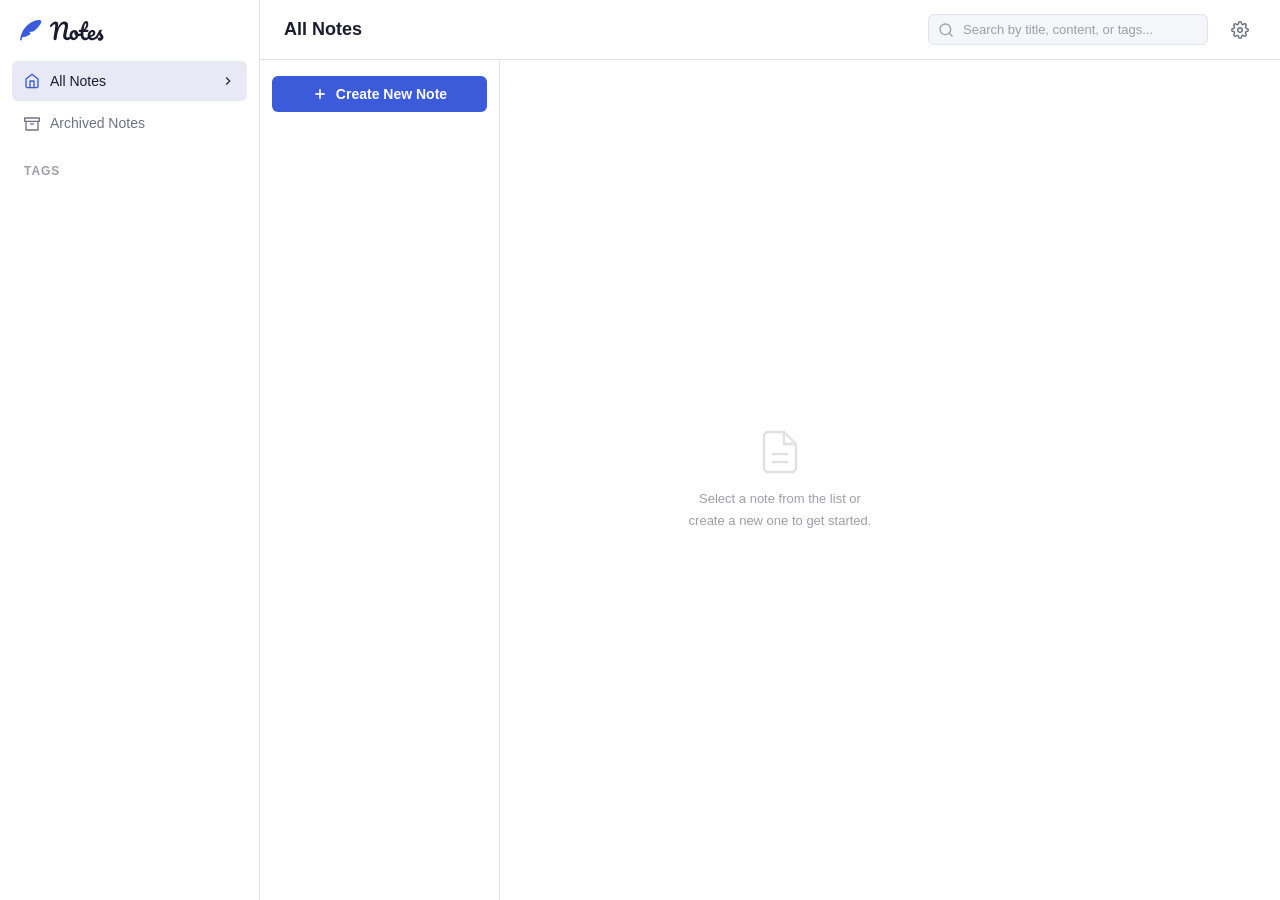
<file: index.html>
<!DOCTYPE html>
<html lang="en" data-theme="light">
<head>
  <meta charset="UTF-8" />
  <meta name="viewport" content="width=device-width, initial-scale=1.0" />
  <title>Notes</title>
  <link rel="stylesheet" href="css/themes.css" />
  <link rel="stylesheet" href="css/style.css" />
</head>
<body>

  <!-- ═══════════════════════════════════════════════
       DESKTOP SIDEBAR
  ═══════════════════════════════════════════════ -->
  <aside id="sidebar" aria-label="Navigation">
    <div class="logo" aria-hidden="true">
      <svg class="logo-icon" width="22" height="21" viewBox="0 0 28 27" fill="none" xmlns="http://www.w3.org/2000/svg">
        <path fill-rule="evenodd" clip-rule="evenodd" d="M27.0489 1.31313C26.0171 -0.652474 22.6235 -0.0350737 19.6905 0.750326C6.9407 5.44873 2.4299 14.9968 0.845103 20.685C0.766703 20.8278 0.719103 20.9916 0.714903 21.1666C0.0877033 23.5802 0.00230334 25.1888 0.000903335 25.242C-0.0228967 25.8202 0.426503 26.3088 1.0047 26.3326C1.0201 26.334 1.0355 26.334 1.0509 26.334C1.6095 26.334 2.0743 25.893 2.0995 25.3288C2.1065 25.158 2.1709 23.9834 2.5671 22.2278C6.0783 22.0794 9.61331 20.7718 13.0853 18.3302C13.3569 18.1398 13.5221 17.8318 13.5319 17.5014C13.5417 17.1696 13.3933 16.8532 13.1343 16.6488L11.5327 15.3804L16.7883 14.8652C17.0025 14.8442 17.2041 14.7588 17.3679 14.6188C17.4813 14.5236 20.1567 12.2332 22.7019 9.56333C26.5729 5.50333 27.9127 2.95953 27.0489 1.31313Z" fill="currentColor"/>
      </svg>
      <svg class="logo-text" width="54" height="20" viewBox="0 0 57 21" fill="none" xmlns="http://www.w3.org/2000/svg">
        <path d="M5.35901 20.194C4.79168 20.194 4.38534 20.0713 4.14001 19.826C3.89468 19.5653 3.77201 19.0823 3.77201 18.377C3.77201 17.9016 3.81801 17.3266 3.91001 16.652C4.00201 15.9773 4.16301 14.9576 4.39301 13.593C4.42368 13.409 4.54634 12.6653 4.76101 11.362C4.97568 10.0433 5.16734 8.66331 5.33601 7.22198C5.48934 5.99531 5.56601 5.07531 5.56601 4.46198C5.56601 3.77198 5.31301 3.42698 4.80701 3.42698C4.42368 3.42698 3.94068 3.63398 3.35801 4.04798C2.79068 4.44665 2.17734 5.09065 1.51801 5.97998C1.30334 6.27131 1.06568 6.41698 0.80501 6.41698C0.590344 6.41698 0.398677 6.31731 0.23001 6.11798C0.0766769 5.90331 1.02528e-05 5.66565 1.02528e-05 5.40498C1.02528e-05 5.14431 0.0460103 4.89898 0.13801 4.66898C0.23001 4.42365 0.398677 4.13231 0.64401 3.79498C1.39534 2.76765 2.23101 1.97798 3.15101 1.42598C4.07101 0.858645 5.03701 0.574978 6.04901 0.574978C6.89234 0.574978 7.52101 0.835645 7.93501 1.35698C8.36434 1.87831 8.57901 2.63731 8.57901 3.63398C8.57901 4.52331 8.45634 5.81131 8.21101 7.49798C8.97768 5.22864 9.95134 3.51131 11.132 2.34598C12.3127 1.16531 13.7003 0.574978 15.295 0.574978C16.5523 0.574978 17.4953 0.935312 18.124 1.65598C18.768 2.36131 19.09 3.31198 19.09 4.50798C19.09 5.18265 18.9903 6.00298 18.791 6.96898L17.388 13.547C17.2347 14.3136 17.158 14.973 17.158 15.525C17.158 16.169 17.3037 16.652 17.595 16.974C17.9017 17.296 18.3233 17.457 18.86 17.457C19.366 17.457 19.8567 17.2883 20.332 16.951C20.8227 16.6136 21.3977 16.054 22.057 15.272C22.241 15.0573 22.448 14.95 22.678 14.95C22.8773 14.95 23.0307 15.042 23.138 15.226C23.2607 15.41 23.322 15.663 23.322 15.985C23.322 16.583 23.1763 17.0583 22.885 17.411C22.0877 18.377 21.298 19.0823 20.516 19.527C19.734 19.9716 18.9137 20.194 18.055 20.194C16.7517 20.194 15.732 19.8106 14.996 19.044C14.26 18.262 13.892 17.2193 13.892 15.916C13.892 15.41 13.9303 14.858 14.007 14.26C14.099 13.662 14.2447 12.903 14.444 11.983L15.364 7.77398C15.3947 7.63598 15.4483 7.39065 15.525 7.03798C15.6017 6.68531 15.663 6.35565 15.709 6.04898C15.755 5.72698 15.778 5.41265 15.778 5.10598C15.778 4.61531 15.64 4.22431 15.364 3.93298C15.088 3.64165 14.697 3.49598 14.191 3.49598C13.271 3.49598 12.351 3.98665 11.431 4.96798C10.511 5.94931 9.66001 7.53631 8.87801 9.72898C8.09601 11.9063 7.48268 14.697 7.03801 18.101C6.93068 18.883 6.76968 19.4273 6.55501 19.734C6.35568 20.0406 5.95701 20.194 5.35901 20.194ZM32.7242 13.018C32.9235 13.018 33.0768 13.1176 33.1842 13.317C33.2915 13.5163 33.3452 13.7693 33.3452 14.076C33.3452 14.812 33.1228 15.249 32.6782 15.387C31.7582 15.709 30.7462 15.893 29.6422 15.939C29.3508 17.227 28.7758 18.262 27.9172 19.044C27.0585 19.8106 26.0848 20.194 24.9962 20.194C24.0762 20.194 23.2865 19.9716 22.6272 19.527C21.9832 19.0823 21.4925 18.492 21.1552 17.756C20.8178 17.02 20.6492 16.2226 20.6492 15.364C20.6492 14.1986 20.8715 13.1636 21.3162 12.259C21.7608 11.339 22.3742 10.626 23.1562 10.12C23.9382 9.59865 24.8045 9.33798 25.7552 9.33798C26.9205 9.33798 27.8558 9.74431 28.5612 10.557C29.2818 11.3543 29.7035 12.3433 29.8262 13.524C30.5468 13.478 31.4055 13.3246 32.4022 13.064C32.5248 13.0333 32.6322 13.018 32.7242 13.018ZM25.1802 17.756C25.6708 17.756 26.0925 17.5566 26.4452 17.158C26.8132 16.7593 27.0585 16.1843 27.1812 15.433C26.7058 15.111 26.3378 14.6893 26.0772 14.168C25.8318 13.6466 25.7092 13.0946 25.7092 12.512C25.7092 12.2666 25.7322 12.0213 25.7782 11.776H25.6632C25.0498 11.776 24.5362 12.075 24.1222 12.673C23.7235 13.2556 23.5242 14.0836 23.5242 15.157C23.5242 16.0003 23.6852 16.6443 24.0072 17.089C24.3445 17.5336 24.7355 17.756 25.1802 17.756ZM41.7531 14.95C41.9524 14.95 42.1058 15.042 42.2131 15.226C42.3358 15.41 42.3971 15.663 42.3971 15.985C42.3971 16.5983 42.2514 17.0736 41.9601 17.411C41.3008 18.2236 40.5801 18.8906 39.7981 19.412C39.0161 19.9333 38.1191 20.194 37.1071 20.194C33.9791 20.194 32.4151 17.9936 32.4151 13.593C32.4151 12.9183 32.4381 12.236 32.4841 11.546H31.5871C31.1271 11.546 30.8128 11.4616 30.6441 11.293C30.4908 11.1243 30.4141 10.856 30.4141 10.488C30.4141 9.62931 30.7591 9.19998 31.4491 9.19998H32.7601C33.0208 7.51331 33.4194 5.97231 33.9561 4.57698C34.4928 3.18165 35.1368 2.06998 35.8881 1.24198C36.6548 0.413979 37.4751 -2.11e-05 38.3491 -2.11e-05C38.9931 -2.11e-05 39.4991 0.283646 39.8671 0.850979C40.2351 1.41831 40.4191 2.13131 40.4191 2.98998C40.4191 5.36665 39.4224 7.43665 37.4291 9.19998H40.0051C40.2504 9.19998 40.4268 9.25365 40.5341 9.36098C40.6414 9.46831 40.6951 9.66765 40.6951 9.95898C40.6951 11.017 39.8288 11.546 38.0961 11.546H35.2901C35.2594 12.3126 35.2441 12.9106 35.2441 13.34C35.2441 14.9346 35.4281 16.054 35.7961 16.698C36.1794 17.342 36.7774 17.664 37.5901 17.664C38.2494 17.664 38.8321 17.4646 39.3381 17.066C39.8441 16.6673 40.4421 16.0693 41.1321 15.272C41.3161 15.0573 41.5231 14.95 41.7531 14.95ZM37.7281 2.20798C37.4981 2.20798 37.2374 2.49931 36.9461 3.08198C36.6701 3.64931 36.4018 4.44665 36.1411 5.47398C35.8958 6.48598 35.6888 7.61298 35.5201 8.85498C36.4248 8.07298 37.0994 7.19898 37.5441 6.23298C38.0041 5.25165 38.2341 4.36231 38.2341 3.56498C38.2341 2.66031 38.0654 2.20798 37.7281 2.20798ZM50.3224 14.95C50.5217 14.95 50.6751 15.042 50.7824 15.226C50.9051 15.41 50.9664 15.663 50.9664 15.985C50.9664 16.5983 50.8207 17.0736 50.5294 17.411C49.9621 18.101 49.1571 18.7373 48.1144 19.32C47.0871 19.9026 45.9831 20.194 44.8024 20.194C43.1924 20.194 41.9427 19.757 41.0534 18.883C40.1641 18.009 39.7194 16.813 39.7194 15.295C39.7194 14.237 39.9417 13.2556 40.3864 12.351C40.8311 11.431 41.4444 10.7026 42.2264 10.166C43.0237 9.62931 43.9207 9.36098 44.9174 9.36098C45.8067 9.36098 46.5197 9.62931 47.0564 10.166C47.5931 10.6873 47.8614 11.4003 47.8614 12.305C47.8614 13.363 47.4781 14.2753 46.7114 15.042C45.9601 15.7933 44.6797 16.3913 42.8704 16.836C43.2537 17.5413 43.9821 17.894 45.0554 17.894C45.7454 17.894 46.5274 17.6563 47.4014 17.181C48.2907 16.6903 49.0574 16.054 49.7014 15.272C49.8854 15.0573 50.0924 14.95 50.3224 14.95ZM44.5264 11.615C43.9591 11.615 43.4761 11.9446 43.0774 12.604C42.6941 13.2633 42.5024 14.0606 42.5024 14.996V15.042C43.4071 14.8273 44.1201 14.5053 44.6414 14.076C45.1627 13.6466 45.4234 13.1483 45.4234 12.581C45.4234 12.2896 45.3391 12.0596 45.1704 11.891C45.0171 11.707 44.8024 11.615 44.5264 11.615ZM52.9117 20.7C52.1144 20.7 51.501 20.516 51.0717 20.148C50.6577 19.78 50.4507 19.366 50.4507 18.906C50.4507 18.5073 50.5964 18.1623 50.8877 17.871C51.179 17.5796 51.6084 17.434 52.1757 17.434C52.375 17.434 52.605 17.457 52.8657 17.503C53.1417 17.5336 53.3487 17.5566 53.4867 17.572C53.4714 17.1733 53.3794 16.7976 53.2107 16.445C53.0574 16.0923 52.858 15.755 52.6127 15.433C52.3674 15.0956 52.1374 14.8043 51.9227 14.559C51.4474 15.4636 50.972 16.215 50.4967 16.813C50.0367 17.411 49.5307 17.9783 48.9787 18.515C48.7027 18.791 48.4114 18.929 48.1047 18.929C47.8594 18.929 47.66 18.8446 47.5067 18.676C47.3534 18.492 47.2767 18.2696 47.2767 18.009C47.2767 17.7023 47.384 17.4186 47.5987 17.158L47.8977 16.79C48.741 15.7473 49.3774 14.8886 49.8067 14.214C50.0827 13.7693 50.3587 13.2403 50.6347 12.627C50.926 12.0136 51.3017 11.178 51.7617 10.12C52.053 9.44531 52.6587 9.10798 53.5787 9.10798C54.008 9.10798 54.307 9.14631 54.4757 9.22298C54.6444 9.29965 54.7287 9.42231 54.7287 9.59098C54.7287 9.68298 54.698 9.82865 54.6367 10.028C54.5754 10.2273 54.491 10.4266 54.3837 10.626C54.1077 11.178 53.9697 11.6456 53.9697 12.029C53.9697 12.259 54.0464 12.512 54.1997 12.788C54.3684 13.064 54.6214 13.409 54.9587 13.823C55.4494 14.467 55.8174 15.019 56.0627 15.479C56.3234 15.9236 56.4537 16.4143 56.4537 16.951C56.4537 17.595 56.3004 18.2083 55.9937 18.791C55.7024 19.3583 55.2884 19.8183 54.7517 20.171C54.215 20.5236 53.6017 20.7 52.9117 20.7Z" fill="currentColor"/>
      </svg>
    </div>

    <nav aria-label="Main sections">
      <a href="#" class="nav-link active" data-view="all" aria-current="page">
        <svg width="16" height="16" viewBox="0 0 24 24" fill="none" stroke="currentColor" stroke-width="2" stroke-linecap="round" stroke-linejoin="round"><path d="M3 9l9-7 9 7v11a2 2 0 0 1-2 2H5a2 2 0 0 1-2-2z"/><polyline points="9 22 9 12 15 12 15 22"/></svg>
        All Notes
        <svg class="nav-arrow" width="14" height="14" viewBox="0 0 24 24" fill="none" stroke="currentColor" stroke-width="2"><polyline points="9 18 15 12 9 6"/></svg>
      </a>
      <a href="#" class="nav-link" data-view="archived">
        <svg width="16" height="16" viewBox="0 0 24 24" fill="none" stroke="currentColor" stroke-width="2" stroke-linecap="round" stroke-linejoin="round"><polyline points="21 8 21 21 3 21 3 8"/><rect x="1" y="3" width="22" height="5"/><line x1="10" y1="12" x2="14" y2="12"/></svg>
        Archived Notes
        <svg class="nav-arrow" width="14" height="14" viewBox="0 0 24 24" fill="none" stroke="currentColor" stroke-width="2"><polyline points="9 18 15 12 9 6"/></svg>
      </a>
    </nav>

    <section class="sidebar-tags" aria-labelledby="sidebar-tags-heading">
      <h3 id="sidebar-tags-heading">Tags</h3>
      <ul id="sidebar-tag-list" role="list" aria-label="Filter by tag"></ul>
    </section>
  </aside>

  <!-- ═══════════════════════════════════════════════
       MOBILE / TABLET TOP HEADER
  ═══════════════════════════════════════════════ -->
  <header id="mobile-header">
    <div class="logo">
      <svg class="logo-icon" width="20" height="19" viewBox="0 0 28 27" fill="none" xmlns="http://www.w3.org/2000/svg">
        <path fill-rule="evenodd" clip-rule="evenodd" d="M27.0489 1.31313C26.0171 -0.652474 22.6235 -0.0350737 19.6905 0.750326C6.9407 5.44873 2.4299 14.9968 0.845103 20.685C0.766703 20.8278 0.719103 20.9916 0.714903 21.1666C0.0877033 23.5802 0.00230334 25.1888 0.000903335 25.242C-0.0228967 25.8202 0.426503 26.3088 1.0047 26.3326C1.0201 26.334 1.0355 26.334 1.0509 26.334C1.6095 26.334 2.0743 25.893 2.0995 25.3288C2.1065 25.158 2.1709 23.9834 2.5671 22.2278C6.0783 22.0794 9.61331 20.7718 13.0853 18.3302C13.3569 18.1398 13.5221 17.8318 13.5319 17.5014C13.5417 17.1696 13.3933 16.8532 13.1343 16.6488L11.5327 15.3804L16.7883 14.8652C17.0025 14.8442 17.2041 14.7588 17.3679 14.6188C17.4813 14.5236 20.1567 12.2332 22.7019 9.56333C26.5729 5.50333 27.9127 2.95953 27.0489 1.31313Z" fill="currentColor"/>
      </svg>
      <svg class="logo-text" width="49" height="18" viewBox="0 0 57 21" fill="none" xmlns="http://www.w3.org/2000/svg">
        <path d="M5.35901 20.194C4.79168 20.194 4.38534 20.0713 4.14001 19.826C3.89468 19.5653 3.77201 19.0823 3.77201 18.377C3.77201 17.9016 3.81801 17.3266 3.91001 16.652C4.00201 15.9773 4.16301 14.9576 4.39301 13.593C4.42368 13.409 4.54634 12.6653 4.76101 11.362C4.97568 10.0433 5.16734 8.66331 5.33601 7.22198C5.48934 5.99531 5.56601 5.07531 5.56601 4.46198C5.56601 3.77198 5.31301 3.42698 4.80701 3.42698C4.42368 3.42698 3.94068 3.63398 3.35801 4.04798C2.79068 4.44665 2.17734 5.09065 1.51801 5.97998C1.30334 6.27131 1.06568 6.41698 0.80501 6.41698C0.590344 6.41698 0.398677 6.31731 0.23001 6.11798C0.0766769 5.90331 1.02528e-05 5.66565 1.02528e-05 5.40498C1.02528e-05 5.14431 0.0460103 4.89898 0.13801 4.66898C0.23001 4.42365 0.398677 4.13231 0.64401 3.79498C1.39534 2.76765 2.23101 1.97798 3.15101 1.42598C4.07101 0.858645 5.03701 0.574978 6.04901 0.574978C6.89234 0.574978 7.52101 0.835645 7.93501 1.35698C8.36434 1.87831 8.57901 2.63731 8.57901 3.63398C8.57901 4.52331 8.45634 5.81131 8.21101 7.49798C8.97768 5.22864 9.95134 3.51131 11.132 2.34598C12.3127 1.16531 13.7003 0.574978 15.295 0.574978C16.5523 0.574978 17.4953 0.935312 18.124 1.65598C18.768 2.36131 19.09 3.31198 19.09 4.50798C19.09 5.18265 18.9903 6.00298 18.791 6.96898L17.388 13.547C17.2347 14.3136 17.158 14.973 17.158 15.525C17.158 16.169 17.3037 16.652 17.595 16.974C17.9017 17.296 18.3233 17.457 18.86 17.457C19.366 17.457 19.8567 17.2883 20.332 16.951C20.8227 16.6136 21.3977 16.054 22.057 15.272C22.241 15.0573 22.448 14.95 22.678 14.95C22.8773 14.95 23.0307 15.042 23.138 15.226C23.2607 15.41 23.322 15.663 23.322 15.985C23.322 16.583 23.1763 17.0583 22.885 17.411C22.0877 18.377 21.298 19.0823 20.516 19.527C19.734 19.9716 18.9137 20.194 18.055 20.194C16.7517 20.194 15.732 19.8106 14.996 19.044C14.26 18.262 13.892 17.2193 13.892 15.916C13.892 15.41 13.9303 14.858 14.007 14.26C14.099 13.662 14.2447 12.903 14.444 11.983L15.364 7.77398C15.3947 7.63598 15.4483 7.39065 15.525 7.03798C15.6017 6.68531 15.663 6.35565 15.709 6.04898C15.755 5.72698 15.778 5.41265 15.778 5.10598C15.778 4.61531 15.64 4.22431 15.364 3.93298C15.088 3.64165 14.697 3.49598 14.191 3.49598C13.271 3.49598 12.351 3.98665 11.431 4.96798C10.511 5.94931 9.66001 7.53631 8.87801 9.72898C8.09601 11.9063 7.48268 14.697 7.03801 18.101C6.93068 18.883 6.76968 19.4273 6.55501 19.734C6.35568 20.0406 5.95701 20.194 5.35901 20.194ZM32.7242 13.018C32.9235 13.018 33.0768 13.1176 33.1842 13.317C33.2915 13.5163 33.3452 13.7693 33.3452 14.076C33.3452 14.812 33.1228 15.249 32.6782 15.387C31.7582 15.709 30.7462 15.893 29.6422 15.939C29.3508 17.227 28.7758 18.262 27.9172 19.044C27.0585 19.8106 26.0848 20.194 24.9962 20.194C24.0762 20.194 23.2865 19.9716 22.6272 19.527C21.9832 19.0823 21.4925 18.492 21.1552 17.756C20.8178 17.02 20.6492 16.2226 20.6492 15.364C20.6492 14.1986 20.8715 13.1636 21.3162 12.259C21.7608 11.339 22.3742 10.626 23.1562 10.12C23.9382 9.59865 24.8045 9.33798 25.7552 9.33798C26.9205 9.33798 27.8558 9.74431 28.5612 10.557C29.2818 11.3543 29.7035 12.3433 29.8262 13.524C30.5468 13.478 31.4055 13.3246 32.4022 13.064C32.5248 13.0333 32.6322 13.018 32.7242 13.018ZM25.1802 17.756C25.6708 17.756 26.0925 17.5566 26.4452 17.158C26.8132 16.7593 27.0585 16.1843 27.1812 15.433C26.7058 15.111 26.3378 14.6893 26.0772 14.168C25.8318 13.6466 25.7092 13.0946 25.7092 12.512C25.7092 12.2666 25.7322 12.0213 25.7782 11.776H25.6632C25.0498 11.776 24.5362 12.075 24.1222 12.673C23.7235 13.2556 23.5242 14.0836 23.5242 15.157C23.5242 16.0003 23.6852 16.6443 24.0072 17.089C24.3445 17.5336 24.7355 17.756 25.1802 17.756ZM41.7531 14.95C41.9524 14.95 42.1058 15.042 42.2131 15.226C42.3358 15.41 42.3971 15.663 42.3971 15.985C42.3971 16.5983 42.2514 17.0736 41.9601 17.411C41.3008 18.2236 40.5801 18.8906 39.7981 19.412C39.0161 19.9333 38.1191 20.194 37.1071 20.194C33.9791 20.194 32.4151 17.9936 32.4151 13.593C32.4151 12.9183 32.4381 12.236 32.4841 11.546H31.5871C31.1271 11.546 30.8128 11.4616 30.6441 11.293C30.4908 11.1243 30.4141 10.856 30.4141 10.488C30.4141 9.62931 30.7591 9.19998 31.4491 9.19998H32.7601C33.0208 7.51331 33.4194 5.97231 33.9561 4.57698C34.4928 3.18165 35.1368 2.06998 35.8881 1.24198C36.6548 0.413979 37.4751 -2.11e-05 38.3491 -2.11e-05C38.9931 -2.11e-05 39.4991 0.283646 39.8671 0.850979C40.2351 1.41831 40.4191 2.13131 40.4191 2.98998C40.4191 5.36665 39.4224 7.43665 37.4291 9.19998H40.0051C40.2504 9.19998 40.4268 9.25365 40.5341 9.36098C40.6414 9.46831 40.6951 9.66765 40.6951 9.95898C40.6951 11.017 39.8288 11.546 38.0961 11.546H35.2901C35.2594 12.3126 35.2441 12.9106 35.2441 13.34C35.2441 14.9346 35.4281 16.054 35.7961 16.698C36.1794 17.342 36.7774 17.664 37.5901 17.664C38.2494 17.664 38.8321 17.4646 39.3381 17.066C39.8441 16.6673 40.4421 16.0693 41.1321 15.272C41.3161 15.0573 41.5231 14.95 41.7531 14.95ZM37.7281 2.20798C37.4981 2.20798 37.2374 2.49931 36.9461 3.08198C36.6701 3.64931 36.4018 4.44665 36.1411 5.47398C35.8958 6.48598 35.6888 7.61298 35.5201 8.85498C36.4248 8.07298 37.0994 7.19898 37.5441 6.23298C38.0041 5.25165 38.2341 4.36231 38.2341 3.56498C38.2341 2.66031 38.0654 2.20798 37.7281 2.20798ZM50.3224 14.95C50.5217 14.95 50.6751 15.042 50.7824 15.226C50.9051 15.41 50.9664 15.663 50.9664 15.985C50.9664 16.5983 50.8207 17.0736 50.5294 17.411C49.9621 18.101 49.1571 18.7373 48.1144 19.32C47.0871 19.9026 45.9831 20.194 44.8024 20.194C43.1924 20.194 41.9427 19.757 41.0534 18.883C40.1641 18.009 39.7194 16.813 39.7194 15.295C39.7194 14.237 39.9417 13.2556 40.3864 12.351C40.8311 11.431 41.4444 10.7026 42.2264 10.166C43.0237 9.62931 43.9207 9.36098 44.9174 9.36098C45.8067 9.36098 46.5197 9.62931 47.0564 10.166C47.5931 10.6873 47.8614 11.4003 47.8614 12.305C47.8614 13.363 47.4781 14.2753 46.7114 15.042C45.9601 15.7933 44.6797 16.3913 42.8704 16.836C43.2537 17.5413 43.9821 17.894 45.0554 17.894C45.7454 17.894 46.5274 17.6563 47.4014 17.181C48.2907 16.6903 49.0574 16.054 49.7014 15.272C49.8854 15.0573 50.0924 14.95 50.3224 14.95ZM44.5264 11.615C43.9591 11.615 43.4761 11.9446 43.0774 12.604C42.6941 13.2633 42.5024 14.0606 42.5024 14.996V15.042C43.4071 14.8273 44.1201 14.5053 44.6414 14.076C45.1627 13.6466 45.4234 13.1483 45.4234 12.581C45.4234 12.2896 45.3391 12.0596 45.1704 11.891C45.0171 11.707 44.8024 11.615 44.5264 11.615ZM52.9117 20.7C52.1144 20.7 51.501 20.516 51.0717 20.148C50.6577 19.78 50.4507 19.366 50.4507 18.906C50.4507 18.5073 50.5964 18.1623 50.8877 17.871C51.179 17.5796 51.6084 17.434 52.1757 17.434C52.375 17.434 52.605 17.457 52.8657 17.503C53.1417 17.5336 53.3487 17.5566 53.4867 17.572C53.4714 17.1733 53.3794 16.7976 53.2107 16.445C53.0574 16.0923 52.858 15.755 52.6127 15.433C52.3674 15.0956 52.1374 14.8043 51.9227 14.559C51.4474 15.4636 50.972 16.215 50.4967 16.813C50.0367 17.411 49.5307 17.9783 48.9787 18.515C48.7027 18.791 48.4114 18.929 48.1047 18.929C47.8594 18.929 47.66 18.8446 47.5067 18.676C47.3534 18.492 47.2767 18.2696 47.2767 18.009C47.2767 17.7023 47.384 17.4186 47.5987 17.158L47.8977 16.79C48.741 15.7473 49.3774 14.8886 49.8067 14.214C50.0827 13.7693 50.3587 13.2403 50.6347 12.627C50.926 12.0136 51.3017 11.178 51.7617 10.12C52.053 9.44531 52.6587 9.10798 53.5787 9.10798C54.008 9.10798 54.307 9.14631 54.4757 9.22298C54.6444 9.29965 54.7287 9.42231 54.7287 9.59098C54.7287 9.68298 54.698 9.82865 54.6367 10.028C54.5754 10.2273 54.491 10.4266 54.3837 10.626C54.1077 11.178 53.9697 11.6456 53.9697 12.029C53.9697 12.259 54.0464 12.512 54.1997 12.788C54.3684 13.064 54.6214 13.409 54.9587 13.823C55.4494 14.467 55.8174 15.019 56.0627 15.479C56.3234 15.9236 56.4537 16.4143 56.4537 16.951C56.4537 17.595 56.3004 18.2083 55.9937 18.791C55.7024 19.3583 55.2884 19.8183 54.7517 20.171C54.215 20.5236 53.6017 20.7 52.9117 20.7Z" fill="currentColor"/>
      </svg>
    </div>
  </header>

  <!-- ═══════════════════════════════════════════════
       DESKTOP TOP BAR (search + settings)
  ═══════════════════════════════════════════════ -->
  <div id="desktop-topbar">
    <h1 id="main-heading">All Notes</h1>
    <div id="desktop-search-wrapper">
      <svg width="16" height="16" viewBox="0 0 24 24" fill="none" stroke="currentColor" stroke-width="2" stroke-linecap="round" stroke-linejoin="round"><circle cx="11" cy="11" r="8"/><line x1="21" y1="21" x2="16.65" y2="16.65"/></svg>
      <input id="desktop-search-input" type="search" placeholder="Search by title, content, or tags..." aria-label="Search notes" />
    </div>
    <button id="settings-btn" aria-label="Settings" title="Settings">
      <svg width="18" height="18" viewBox="0 0 24 24" fill="none" stroke="currentColor" stroke-width="2" stroke-linecap="round" stroke-linejoin="round"><circle cx="12" cy="12" r="3"/><path d="M19.4 15a1.65 1.65 0 0 0 .33 1.82l.06.06a2 2 0 0 1-2.83 2.83l-.06-.06a1.65 1.65 0 0 0-1.82-.33 1.65 1.65 0 0 0-1 1.51V21a2 2 0 0 1-4 0v-.09A1.65 1.65 0 0 0 9 19.4a1.65 1.65 0 0 0-1.82.33l-.06.06a2 2 0 0 1-2.83-2.83l.06-.06A1.65 1.65 0 0 0 4.68 15a1.65 1.65 0 0 0-1.51-1H3a2 2 0 0 1 0-4h.09A1.65 1.65 0 0 0 4.6 9a1.65 1.65 0 0 0-.33-1.82l-.06-.06a2 2 0 0 1 2.83-2.83l.06.06A1.65 1.65 0 0 0 9 4.68a1.65 1.65 0 0 0 1-1.51V3a2 2 0 0 1 4 0v.09a1.65 1.65 0 0 0 1 1.51 1.65 1.65 0 0 0 1.82-.33l.06-.06a2 2 0 0 1 2.83 2.83l-.06.06A1.65 1.65 0 0 0 19.4 9a1.65 1.65 0 0 0 1.51 1H21a2 2 0 0 1 0 4h-.09a1.65 1.65 0 0 0-1.51 1z"/></svg>
    </button>
  </div>

  <!-- ═══════════════════════════════════════════════
       NOTE LIST PANEL
  ═══════════════════════════════════════════════ -->
  <section id="list-panel" aria-label="Notes list">
    <h1 id="list-panel-heading" class="list-panel-heading">All Notes</h1>

    <button id="create-note-btn" class="btn-create">
      <svg width="16" height="16" viewBox="0 0 24 24" fill="none" stroke="currentColor" stroke-width="2.5"><line x1="12" y1="5" x2="12" y2="19"/><line x1="5" y1="12" x2="19" y2="12"/></svg>
      Create New Note
    </button>

    <div id="category-filter-bar" class="category-filter-bar" hidden role="group" aria-label="Filter by category"></div>

    <p id="list-description" class="list-description" hidden></p>

    <ul id="note-list" role="list" aria-label="Notes"></ul>

    <div id="empty-state" class="empty-state" hidden>
      <p id="empty-state-text">You don't have any notes yet. Start a new note to capture your thoughts and ideas.</p>
    </div>

    <button id="list-fab" class="fab" aria-label="Create new note">
      <svg width="20" height="20" viewBox="0 0 32 32" fill="none" xmlns="http://www.w3.org/2000/svg">
        <path d="M16 6.6665C16.5521 6.6665 17 7.11426 17 7.6665V14.6665H24C24.5521 14.6665 25 15.1142 25 15.6665C25 15.9686 24.8659 16.2394 24.6543 16.4226C24.4792 16.5745 24.25 16.6665 24 16.6665H17V23.6665C17 24.2188 16.5521 24.6665 16 24.6665C15.4479 24.6665 15 24.2188 15 23.6665V16.6665H8C7.44792 16.6665 7 16.2188 7 15.6665C7 15.1142 7.44792 14.6665 8 14.6665H15V7.6665C15 7.11426 15.4479 6.6665 16 6.6665Z" fill="currentColor"/>
      </svg>
    </button>
  </section>

  <!-- ═══════════════════════════════════════════════
       NOTE DETAIL / EDITOR PANEL
  ═══════════════════════════════════════════════ -->
  <main id="detail-panel" aria-label="Note editor">

    <!-- Mobile/tablet sub-header (replaces desktop top bar) -->
    <div id="detail-subheader" hidden>
      <button id="go-back-btn" class="go-back-btn" aria-label="Go back to note list">
        <svg width="14" height="14" viewBox="0 0 24 24" fill="none" stroke="currentColor" stroke-width="2.5"><polyline points="15 18 9 12 15 6"/></svg>
        Go Back
      </button>
      <div class="detail-mobile-actions">
        <button id="mobile-delete-btn" class="icon-btn" aria-label="Delete note">
          <svg width="16" height="16" viewBox="0 0 24 24" fill="none" stroke="currentColor" stroke-width="2" stroke-linecap="round" stroke-linejoin="round"><polyline points="3 6 5 6 21 6"/><path d="M19 6l-1 14a2 2 0 0 1-2 2H8a2 2 0 0 1-2-2L5 6"/><path d="M10 11v6"/><path d="M14 11v6"/><path d="M9 6V4a1 1 0 0 1 1-1h4a1 1 0 0 1 1 1v2"/></svg>
        </button>
        <button id="mobile-archive-btn" class="icon-btn" aria-label="Archive note">
          <svg width="16" height="16" viewBox="0 0 24 24" fill="none" stroke="currentColor" stroke-width="2" stroke-linecap="round" stroke-linejoin="round"><polyline points="21 8 21 21 3 21 3 8"/><rect x="1" y="3" width="22" height="5"/><line x1="10" y1="12" x2="14" y2="12"/></svg>
        </button>
        <button id="mobile-restore-btn" class="icon-btn" aria-label="Restore note" hidden>
          <svg width="16" height="16" viewBox="0 0 24 24" fill="none" stroke="currentColor" stroke-width="2" stroke-linecap="round" stroke-linejoin="round"><polyline points="1 4 1 10 7 10"/><path d="M3.51 15a9 9 0 1 0 .49-4.95"/></svg>
        </button>
        <button id="cancel-btn-mobile" class="btn-text">Cancel</button>
        <button id="save-btn-mobile" class="btn-primary btn-sm">Save Note</button>
      </div>
    </div>

    <!-- Draft restore banner -->
    <div id="draft-banner" class="draft-banner" hidden role="status">
      <span>You have an unsaved draft.</span>
      <button type="button" id="restore-draft-btn" class="btn-link">Restore</button>
      <button type="button" id="dismiss-draft-btn" class="btn-link">Dismiss</button>
    </div>

    <!-- Note form (hidden until a note is selected or Create is clicked) -->
    <form id="note-form" novalidate hidden>
      <input
        id="note-title"
        type="text"
        class="note-title-input"
        placeholder="Enter a title..."
        aria-label="Note title"
        autocomplete="off"
      />
      <div id="title-error" class="field-error" role="alert" hidden>Title is required.</div>

      <div class="meta-grid">
        <div class="meta-row">
          <span class="meta-icon" aria-hidden="true">
            <svg width="14" height="14" viewBox="0 0 24 24" fill="none" stroke="currentColor" stroke-width="2" stroke-linecap="round" stroke-linejoin="round"><path d="M20.59 13.41l-7.17 7.17a2 2 0 0 1-2.83 0L2 12V2h10l8.59 8.59a2 2 0 0 1 0 2.82z"/><line x1="7" y1="7" x2="7.01" y2="7"/></svg>
          </span>
          <label for="note-tags" class="meta-label">Tags</label>
          <input
            id="note-tags"
            type="text"
            class="meta-input"
            placeholder="Add tags separated by commas (e.g. Work, Planning)"
            aria-label="Tags (comma separated)"
            autocomplete="off"
          />
        </div>

        <div class="meta-row">
          <span class="meta-icon" aria-hidden="true">
            <svg width="14" height="14" viewBox="0 0 24 24" fill="none" stroke="currentColor" stroke-width="2" stroke-linecap="round" stroke-linejoin="round"><rect x="2" y="7" width="20" height="14" rx="2"/><path d="M16 7V5a2 2 0 0 0-4 0v2"/><path d="M8 7V5a2 2 0 0 0-4 0v2"/></svg>
          </span>
          <label for="note-category" class="meta-label">Category</label>
          <select id="note-category" class="meta-input meta-select" aria-label="Note category">
            <option value="">No Category</option>
          </select>
        </div>

        <div class="meta-row">
          <span class="meta-icon" aria-hidden="true">
            <svg width="14" height="14" viewBox="0 0 24 24" fill="none" stroke="currentColor" stroke-width="2" stroke-linecap="round" stroke-linejoin="round"><circle cx="12" cy="12" r="10"/><polyline points="12 6 12 12 16 14"/></svg>
          </span>
          <span class="meta-label">Last edited</span>
          <span id="note-last-edited" class="meta-value">Not yet saved</span>
        </div>

        <div class="meta-row" id="status-row" hidden>
          <span class="meta-icon" aria-hidden="true">
            <svg width="14" height="14" viewBox="0 0 24 24" fill="none" stroke="currentColor" stroke-width="2" stroke-linecap="round" stroke-linejoin="round"><polygon points="12 2 15.09 8.26 22 9.27 17 14.14 18.18 21.02 12 17.77 5.82 21.02 7 14.14 2 9.27 8.91 8.26 12 2"/></svg>
          </span>
          <span class="meta-label">Status</span>
          <span id="note-status" class="meta-value">Archived</span>
        </div>

        <div class="meta-row" id="location-row" hidden>
          <span class="meta-icon" aria-hidden="true">
            <svg width="14" height="14" viewBox="0 0 24 24" fill="none" stroke="currentColor" stroke-width="2" stroke-linecap="round" stroke-linejoin="round"><path d="M21 10c0 7-9 13-9 13s-9-6-9-13a9 9 0 0 1 18 0z"/><circle cx="12" cy="10" r="3"/></svg>
          </span>
          <span class="meta-label">Location</span>
          <span id="note-location" class="meta-value"></span>
        </div>
      </div>

      <hr class="meta-divider" />

      <!-- Formatting toolbar -->
      <div id="editor-toolbar" class="editor-toolbar" role="toolbar" aria-label="Text formatting">
        <button type="button" class="toolbar-btn" data-command="bold" title="Bold (Ctrl+B)" aria-label="Bold">
          <svg width="14" height="14" viewBox="0 0 24 24" fill="none" stroke="currentColor" stroke-width="3" stroke-linecap="round"><path d="M6 4h8a4 4 0 0 1 0 8H6z"/><path d="M6 12h9a4 4 0 0 1 0 8H6z"/></svg>
        </button>
        <button type="button" class="toolbar-btn" data-command="italic" title="Italic (Ctrl+I)" aria-label="Italic">
          <svg width="14" height="14" viewBox="0 0 24 24" fill="none" stroke="currentColor" stroke-width="2.5" stroke-linecap="round"><line x1="19" y1="4" x2="10" y2="4"/><line x1="14" y1="20" x2="5" y2="20"/><line x1="15" y1="4" x2="9" y2="20"/></svg>
        </button>
        <button type="button" class="toolbar-btn" data-command="underline" title="Underline (Ctrl+U)" aria-label="Underline">
          <svg width="14" height="14" viewBox="0 0 24 24" fill="none" stroke="currentColor" stroke-width="2.5" stroke-linecap="round"><path d="M6 3v7a6 6 0 0 0 12 0V3"/><line x1="4" y1="21" x2="20" y2="21"/></svg>
        </button>
        <button type="button" class="toolbar-btn" data-command="strikethrough" title="Strikethrough" aria-label="Strikethrough">
          <svg width="14" height="14" viewBox="0 0 24 24" fill="none" stroke="currentColor" stroke-width="2.5" stroke-linecap="round"><line x1="4" y1="12" x2="20" y2="12"/><path d="M17.5 6.5C16.5 4.5 14.5 3 12 3c-3.3 0-5 2-5 4 0 1.5.7 2.5 2 3.2"/><path d="M6 17c1 2 3 3.5 6 3.5 3.5 0 5.5-1.8 5.5-4.5 0-1.4-.5-2.3-1.5-3"/></svg>
        </button>
        <div class="toolbar-separator" role="separator"></div>
        <button type="button" class="toolbar-btn" id="toolbar-ul" data-command="ul" title="Unordered list" aria-label="Bullet list">
          <svg width="14" height="14" viewBox="0 0 24 24" fill="none" stroke="currentColor" stroke-width="2.5" stroke-linecap="round"><line x1="9" y1="6" x2="20" y2="6"/><line x1="9" y1="12" x2="20" y2="12"/><line x1="9" y1="18" x2="20" y2="18"/><circle cx="4" cy="6" r="1.5" fill="currentColor" stroke="none"/><circle cx="4" cy="12" r="1.5" fill="currentColor" stroke="none"/><circle cx="4" cy="18" r="1.5" fill="currentColor" stroke="none"/></svg>
        </button>
        <button type="button" class="toolbar-btn" id="toolbar-ol" data-command="ol" title="Ordered list" aria-label="Numbered list">
          <svg width="14" height="14" viewBox="0 0 24 24" fill="none" stroke="currentColor" stroke-width="2.5" stroke-linecap="round"><line x1="10" y1="6" x2="21" y2="6"/><line x1="10" y1="12" x2="21" y2="12"/><line x1="10" y1="18" x2="21" y2="18"/><path d="M4 6h1v4"/><path d="M4 10h2"/><path d="M6 18H4c0-1 2-2 2-3s-1-1.5-2-1"/></svg>
        </button>
      </div>

      <div
        id="note-content"
        class="note-content-input"
        contenteditable="true"
        role="textbox"
        aria-multiline="true"
        aria-label="Note content"
        data-placeholder="Start typing your note here..."
      ></div>

    </form>

    <!-- Desktop save/cancel — outside the scrollable form so always visible -->
    <div class="form-actions" id="form-actions-desktop" hidden>
      <button type="submit" form="note-form" class="btn-primary" id="save-btn">Save Note</button>
      <button type="button" class="btn-secondary" id="cancel-btn">Cancel</button>
    </div>

    <!-- Empty detail state (no note selected) -->
    <div id="empty-detail" class="empty-detail">
      <svg width="48" height="48" viewBox="0 0 24 24" fill="none" stroke="currentColor" stroke-width="1.2" opacity="0.3"><path d="M14 2H6a2 2 0 0 0-2 2v16a2 2 0 0 0 2 2h12a2 2 0 0 0 2-2V8z"/><polyline points="14 2 14 8 20 8"/><line x1="16" y1="13" x2="8" y2="13"/><line x1="16" y1="17" x2="8" y2="17"/></svg>
      <p>Select a note from the list or<br>create a new one to get started.</p>
    </div>

  </main>

  <!-- ═══════════════════════════════════════════════
       DESKTOP ACTIONS PANEL (right column)
  ═══════════════════════════════════════════════ -->
  <aside id="actions-panel" aria-label="Note actions" hidden>
    <button id="archive-btn" class="btn-action">
      <svg width="15" height="15" viewBox="0 0 24 24" fill="none" stroke="currentColor" stroke-width="2" stroke-linecap="round" stroke-linejoin="round"><polyline points="21 8 21 21 3 21 3 8"/><rect x="1" y="3" width="22" height="5"/><line x1="10" y1="12" x2="14" y2="12"/></svg>
      Archive Note
    </button>
    <button id="restore-btn" class="btn-action" hidden>
      <svg width="15" height="15" viewBox="0 0 24 24" fill="none" stroke="currentColor" stroke-width="2" stroke-linecap="round" stroke-linejoin="round"><polyline points="1 4 1 10 7 10"/><path d="M3.51 15a9 9 0 1 0 .49-4.95"/></svg>
      Restore Note
    </button>
    <button id="share-btn" class="btn-action">
      <svg width="15" height="15" viewBox="0 0 24 24" fill="none" stroke="currentColor" stroke-width="2" stroke-linecap="round" stroke-linejoin="round"><circle cx="18" cy="5" r="3"/><circle cx="6" cy="12" r="3"/><circle cx="18" cy="19" r="3"/><line x1="8.59" y1="13.51" x2="15.42" y2="17.49"/><line x1="15.41" y1="6.51" x2="8.59" y2="10.49"/></svg>
      <span id="share-btn-label">Copy Share Link</span>
    </button>
    <button id="delete-btn" class="btn-action btn-action--danger">
      <svg width="15" height="15" viewBox="0 0 24 24" fill="none" stroke="currentColor" stroke-width="2" stroke-linecap="round" stroke-linejoin="round"><polyline points="3 6 5 6 21 6"/><path d="M19 6l-1 14a2 2 0 0 1-2 2H8a2 2 0 0 1-2-2L5 6"/><path d="M10 11v6"/><path d="M14 11v6"/><path d="M9 6V4a1 1 0 0 1 1-1h4a1 1 0 0 1 1 1v2"/></svg>
      Delete Note
    </button>
  </aside>

  <!-- ═══════════════════════════════════════════════
       MOBILE SEARCH VIEW
  ═══════════════════════════════════════════════ -->
  <section id="search-view" hidden aria-label="Search notes">
    <h1 class="view-heading">Search</h1>
    <div class="search-input-wrapper">
      <svg width="16" height="16" viewBox="0 0 24 24" fill="none" stroke="currentColor" stroke-width="2"><circle cx="11" cy="11" r="8"/><line x1="21" y1="21" x2="16.65" y2="16.65"/></svg>
      <input id="mobile-search-input" type="search" placeholder="Search by title, content, or tags..." aria-label="Search notes" />
    </div>
    <p id="mobile-search-info" class="search-info"></p>
    <ul id="mobile-search-results" role="list" aria-label="Search results" class="note-list-flat"></ul>
    <div id="mobile-search-empty" class="empty-state" hidden>
      <p>No notes match your search.</p>
    </div>
    <button id="fab-search" class="fab" aria-label="Create new note">
      <svg width="20" height="20" viewBox="0 0 24 24" fill="none" stroke="currentColor" stroke-width="2.5"><line x1="12" y1="5" x2="12" y2="19"/><line x1="5" y1="12" x2="19" y2="12"/></svg>
    </button>
  </section>

  <!-- ═══════════════════════════════════════════════
       MOBILE TAGS VIEW
  ═══════════════════════════════════════════════ -->
  <section id="tags-view" hidden aria-label="Browse tags">
    <h1 class="view-heading">Tags</h1>
    <ul id="mobile-tag-list" role="list" aria-label="All tags" class="tag-list-full"></ul>
    <div id="mobile-tags-empty" class="empty-state" hidden>
      <p>No tags yet. Add tags to your notes.</p>
    </div>
    <button id="fab-tags" class="fab" aria-label="Create new note">
      <svg width="20" height="20" viewBox="0 0 24 24" fill="none" stroke="currentColor" stroke-width="2.5"><line x1="12" y1="5" x2="12" y2="19"/><line x1="5" y1="12" x2="19" y2="12"/></svg>
    </button>
  </section>

  <!-- ═══════════════════════════════════════════════
       MOBILE TAG FILTERED VIEW
  ═══════════════════════════════════════════════ -->
  <section id="tag-filtered-view" hidden aria-label="Notes filtered by tag">
    <button id="tag-filter-back-btn" class="go-back-btn" aria-label="Back to tags">
      <svg width="14" height="14" viewBox="0 0 24 24" fill="none" stroke="currentColor" stroke-width="2.5"><polyline points="15 18 9 12 15 6"/></svg>
      Go Back
    </button>
    <h1 class="view-heading">Notes Tagged: <strong id="active-tag-name"></strong></h1>
    <p id="tag-filter-description" class="list-description"></p>
    <ul id="tag-filtered-list" role="list" class="note-list-flat"></ul>
    <div id="tag-filter-empty" class="empty-state" hidden>
      <p>No notes with this tag.</p>
    </div>
  </section>

  <!-- ═══════════════════════════════════════════════════
       SETTINGS VIEW
  ═══════════════════════════════════════════════════ -->
  <section id="settings-view" hidden aria-label="Settings">

    <!-- ─── Navigation menu ────────────────────────── -->
    <div id="settings-nav">
      <h1 class="view-heading">Settings</h1>
      <ul class="settings-menu-list" role="list">
        <li>
          <button class="settings-menu-item" data-settings-page="color">
            <span class="settings-menu-icon" aria-hidden="true">
              <svg width="16" height="16" viewBox="0 0 24 24" fill="none" stroke="currentColor" stroke-width="2" stroke-linecap="round" stroke-linejoin="round"><circle cx="12" cy="12" r="5"/><line x1="12" y1="1" x2="12" y2="3"/><line x1="12" y1="21" x2="12" y2="23"/><line x1="4.22" y1="4.22" x2="5.64" y2="5.64"/><line x1="18.36" y1="18.36" x2="19.78" y2="19.78"/><line x1="1" y1="12" x2="3" y2="12"/><line x1="21" y1="12" x2="23" y2="12"/><line x1="4.22" y1="19.78" x2="5.64" y2="18.36"/><line x1="18.36" y1="5.64" x2="19.78" y2="4.22"/></svg>
            </span>
            <span class="settings-menu-label">Color Theme</span>
            <svg class="settings-menu-arrow" aria-hidden="true" width="14" height="14" viewBox="0 0 24 24" fill="none" stroke="currentColor" stroke-width="2"><polyline points="9 18 15 12 9 6"/></svg>
          </button>
        </li>
        <li>
          <button class="settings-menu-item" data-settings-page="font">
            <span class="settings-menu-icon" aria-hidden="true">
              <svg width="16" height="16" viewBox="0 0 24 24" fill="none" stroke="currentColor" stroke-width="2" stroke-linecap="round" stroke-linejoin="round"><polyline points="4 7 4 4 20 4 20 7"/><line x1="9" y1="20" x2="15" y2="20"/><line x1="12" y1="4" x2="12" y2="20"/></svg>
            </span>
            <span class="settings-menu-label">Font Theme</span>
            <svg class="settings-menu-arrow" aria-hidden="true" width="14" height="14" viewBox="0 0 24 24" fill="none" stroke="currentColor" stroke-width="2"><polyline points="9 18 15 12 9 6"/></svg>
          </button>
        </li>
        <li>
          <button class="settings-menu-item" data-settings-page="password">
            <span class="settings-menu-icon" aria-hidden="true">
              <svg width="16" height="16" viewBox="0 0 24 24" fill="none" stroke="currentColor" stroke-width="2" stroke-linecap="round" stroke-linejoin="round"><rect x="3" y="11" width="18" height="11" rx="2" ry="2"/><path d="M7 11V7a5 5 0 0 1 10 0v4"/></svg>
            </span>
            <span class="settings-menu-label">Change Password</span>
            <svg class="settings-menu-arrow" aria-hidden="true" width="14" height="14" viewBox="0 0 24 24" fill="none" stroke="currentColor" stroke-width="2"><polyline points="9 18 15 12 9 6"/></svg>
          </button>
        </li>
      </ul>

      <div class="settings-menu-divider"></div>

      <ul class="settings-menu-list" role="list">
        <li>
          <button class="settings-menu-item settings-menu-item--logout" id="logout-btn">
            <span class="settings-menu-icon" aria-hidden="true">
              <svg width="16" height="16" viewBox="0 0 24 24" fill="none" stroke="currentColor" stroke-width="2" stroke-linecap="round" stroke-linejoin="round"><path d="M9 21H5a2 2 0 0 1-2-2V5a2 2 0 0 1 2-2h4"/><polyline points="16 17 21 12 16 7"/><line x1="21" y1="12" x2="9" y2="12"/></svg>
            </span>
            <span class="settings-menu-label">Logout</span>
          </button>
        </li>
      </ul>
    </div>

    <!-- ─── Detail / sub-pages ─────────────────────── -->
    <div id="settings-detail" hidden>

      <!-- Color Theme sub-page -->
      <div id="settings-color-page" class="settings-subpage" hidden>
        <button class="settings-back-btn">
          <svg width="14" height="14" viewBox="0 0 24 24" fill="none" stroke="currentColor" stroke-width="2.5"><polyline points="15 18 9 12 15 6"/></svg>
          Settings
        </button>
        <h2 class="settings-subpage-heading">Color Theme</h2>
        <p class="settings-subpage-desc">Choose your color theme:</p>
        <div class="settings-option-cards">
          <label class="settings-option-card" for="theme-light">
            <div class="settings-option-icon-wrap" aria-hidden="true">
              <svg width="18" height="18" viewBox="0 0 24 24" fill="none" stroke="currentColor" stroke-width="2" stroke-linecap="round" stroke-linejoin="round"><circle cx="12" cy="12" r="5"/><line x1="12" y1="1" x2="12" y2="3"/><line x1="12" y1="21" x2="12" y2="23"/><line x1="4.22" y1="4.22" x2="5.64" y2="5.64"/><line x1="18.36" y1="18.36" x2="19.78" y2="19.78"/><line x1="1" y1="12" x2="3" y2="12"/><line x1="21" y1="12" x2="23" y2="12"/><line x1="4.22" y1="19.78" x2="5.64" y2="18.36"/><line x1="18.36" y1="5.64" x2="19.78" y2="4.22"/></svg>
            </div>
            <div class="settings-option-text">
              <span class="settings-option-title">Light Mode</span>
              <span class="settings-option-subtitle">Pick a clean and classic light theme</span>
            </div>
            <div class="settings-radio-wrap">
              <input type="radio" id="theme-light" name="theme-select" value="light" class="sr-only">
              <span class="settings-radio-indicator"></span>
            </div>
          </label>
          <label class="settings-option-card" for="theme-dark">
            <div class="settings-option-icon-wrap" aria-hidden="true">
              <svg width="18" height="18" viewBox="0 0 24 24" fill="none" stroke="currentColor" stroke-width="2" stroke-linecap="round" stroke-linejoin="round"><path d="M21 12.79A9 9 0 1 1 11.21 3 7 7 0 0 0 21 12.79z"/></svg>
            </div>
            <div class="settings-option-text">
              <span class="settings-option-title">Dark Mode</span>
              <span class="settings-option-subtitle">Select a sleek and modern dark theme</span>
            </div>
            <div class="settings-radio-wrap">
              <input type="radio" id="theme-dark" name="theme-select" value="dark" class="sr-only">
              <span class="settings-radio-indicator"></span>
            </div>
          </label>
          <label class="settings-option-card" for="theme-system">
            <div class="settings-option-icon-wrap" aria-hidden="true">
              <img src="icons/system-icon.png" width="18" height="18" alt="">
            </div>
            <div class="settings-option-text">
              <span class="settings-option-title">System</span>
              <span class="settings-option-subtitle">Adapts to your device's theme</span>
            </div>
            <div class="settings-radio-wrap">
              <input type="radio" id="theme-system" name="theme-select" value="system" class="sr-only">
              <span class="settings-radio-indicator"></span>
            </div>
          </label>
        </div>
        <div class="settings-apply-row">
          <button class="btn-primary settings-apply-btn" id="apply-theme-btn">Apply Changes</button>
        </div>
      </div>

      <!-- Font Theme sub-page -->
      <div id="settings-font-page" class="settings-subpage" hidden>
        <button class="settings-back-btn">
          <svg width="14" height="14" viewBox="0 0 24 24" fill="none" stroke="currentColor" stroke-width="2.5"><polyline points="15 18 9 12 15 6"/></svg>
          Settings
        </button>
        <h2 class="settings-subpage-heading">Font Theme</h2>
        <p class="settings-subpage-desc">Choose your preferred font style:</p>
        <div class="settings-option-cards">
          <label class="settings-option-card" for="font-sans">
            <div class="settings-option-icon-wrap" aria-hidden="true" style="font-family: sans-serif; font-weight: 700; font-size: 15px; color: var(--text-primary);">Aa</div>
            <div class="settings-option-text">
              <span class="settings-option-title">Sans-serif</span>
              <span class="settings-option-subtitle">Clean and modern, easy to read</span>
            </div>
            <div class="settings-radio-wrap">
              <input type="radio" id="font-sans" name="font-select" value="sans-serif" class="sr-only">
              <span class="settings-radio-indicator"></span>
            </div>
          </label>
          <label class="settings-option-card" for="font-serif">
            <div class="settings-option-icon-wrap" aria-hidden="true" style="font-family: Georgia, serif; font-weight: 700; font-size: 15px; color: var(--text-primary);">Aa</div>
            <div class="settings-option-text">
              <span class="settings-option-title">Serif</span>
              <span class="settings-option-subtitle">Classic and elegant for a timeless feel.</span>
            </div>
            <div class="settings-radio-wrap">
              <input type="radio" id="font-serif" name="font-select" value="serif" class="sr-only">
              <span class="settings-radio-indicator"></span>
            </div>
          </label>
          <label class="settings-option-card" for="font-mono">
            <div class="settings-option-icon-wrap" aria-hidden="true" style="font-family: 'Courier New', monospace; font-weight: 700; font-size: 13px; color: var(--text-primary);">Aa</div>
            <div class="settings-option-text">
              <span class="settings-option-title">Monospace</span>
              <span class="settings-option-subtitle">Code-like, great for a technical vibe.</span>
            </div>
            <div class="settings-radio-wrap">
              <input type="radio" id="font-mono" name="font-select" value="monospace" class="sr-only">
              <span class="settings-radio-indicator"></span>
            </div>
          </label>
        </div>
        <div class="settings-apply-row">
          <button class="btn-primary settings-apply-btn" id="apply-font-btn">Apply Changes</button>
        </div>
      </div>

      <!-- Change Password sub-page -->
      <div id="settings-password-page" class="settings-subpage" hidden>
        <button class="settings-back-btn">
          <svg width="14" height="14" viewBox="0 0 24 24" fill="none" stroke="currentColor" stroke-width="2.5"><polyline points="15 18 9 12 15 6"/></svg>
          Settings
        </button>
        <h2 class="settings-subpage-heading">Change Password</h2>
        <p class="settings-subpage-desc">Update your account password.</p>
        <form id="change-password-form" novalidate>
          <div class="pw-field">
            <label class="pw-label" for="pw-old">Old Password</label>
            <div class="pw-input-wrap">
              <input class="pw-input" type="password" id="pw-old" autocomplete="current-password" placeholder="············">
              <button type="button" class="pw-eye-btn" data-target="pw-old" aria-label="Toggle password visibility">
                <svg class="pw-eye-icon" width="18" height="18" viewBox="0 0 24 24" fill="none" stroke="currentColor" stroke-width="2" stroke-linecap="round" stroke-linejoin="round"><path d="M1 12s4-8 11-8 11 8 11 8-4 8-11 8-11-8-11-8z"/><circle cx="12" cy="12" r="3"/></svg>
              </button>
            </div>
          </div>
          <div class="pw-field">
            <label class="pw-label" for="pw-new">
              New Password
              <span class="pw-label-hint" aria-label="At least 8 characters required">
                <svg width="14" height="14" viewBox="0 0 24 24" fill="none" stroke="currentColor" stroke-width="2" stroke-linecap="round" stroke-linejoin="round"><circle cx="12" cy="12" r="10"/><line x1="12" y1="8" x2="12" y2="12"/><line x1="12" y1="16" x2="12.01" y2="16"/></svg>
              </span>
            </label>
            <div class="pw-input-wrap">
              <input class="pw-input" type="password" id="pw-new" autocomplete="new-password" placeholder="············">
              <button type="button" class="pw-eye-btn" data-target="pw-new" aria-label="Toggle password visibility">
                <svg class="pw-eye-icon" width="18" height="18" viewBox="0 0 24 24" fill="none" stroke="currentColor" stroke-width="2" stroke-linecap="round" stroke-linejoin="round"><path d="M1 12s4-8 11-8 11 8 11 8-4 8-11 8-11-8-11-8z"/><circle cx="12" cy="12" r="3"/></svg>
              </button>
            </div>
            <p class="pw-hint">At least 8 characters</p>
          </div>
          <div class="pw-field">
            <label class="pw-label" for="pw-confirm">Confirm New Password</label>
            <div class="pw-input-wrap">
              <input class="pw-input" type="password" id="pw-confirm" autocomplete="new-password" placeholder="············">
              <button type="button" class="pw-eye-btn" data-target="pw-confirm" aria-label="Toggle password visibility">
                <svg class="pw-eye-icon" width="18" height="18" viewBox="0 0 24 24" fill="none" stroke="currentColor" stroke-width="2" stroke-linecap="round" stroke-linejoin="round"><path d="M1 12s4-8 11-8 11 8 11 8-4 8-11 8-11-8-11-8z"/><circle cx="12" cy="12" r="3"/></svg>
              </button>
            </div>
          </div>
          <div class="settings-apply-row">
            <button type="submit" class="btn-primary settings-apply-btn" id="save-password-btn">Save Password</button>
          </div>
        </form>
      </div>

    </div>

    <div class="settings-group">
      <h2 class="settings-group-heading">Data Management</h2>
      <p class="settings-group-desc">Export your notes as a JSON file or import notes from a previously exported file</p>
      <div class="settings-options">
        <button id="export-btn" class="settings-option">
          <svg width="16" height="16" viewBox="0 0 24 24" fill="none" stroke="currentColor" stroke-width="2" stroke-linecap="round" stroke-linejoin="round"><path d="M21 15v4a2 2 0 0 1-2 2H5a2 2 0 0 1-2-2v-4"/><polyline points="7 10 12 15 17 10"/><line x1="12" y1="15" x2="12" y2="3"/></svg>
          Export Notes
        </button>
        <button id="import-btn" class="settings-option">
          <svg width="16" height="16" viewBox="0 0 24 24" fill="none" stroke="currentColor" stroke-width="2" stroke-linecap="round" stroke-linejoin="round"><path d="M21 15v4a2 2 0 0 1-2 2H5a2 2 0 0 1-2-2v-4"/><polyline points="17 8 12 3 7 8"/><line x1="12" y1="3" x2="12" y2="15"/></svg>
          Import Notes
        </button>
      </div>
      <input id="import-file-input" type="file" accept=".json" aria-label="Import notes JSON file" hidden />
    </div>
  </section>

  <!-- ═══════════════════════════════════════════════
       SHARED NOTE VIEW (shown when URL has #share=…)
  ═══════════════════════════════════════════════ -->
  <div id="shared-view" hidden aria-label="Shared note">
    <div class="shared-view-inner">
      <header class="shared-header">
        <div class="logo" aria-hidden="true">
          <svg width="20" height="20" viewBox="0 0 24 24" fill="none" xmlns="http://www.w3.org/2000/svg"><path d="M3 17.25V21h3.75L17.81 9.94l-3.75-3.75L3 17.25zM20.71 7.04c.39-.39.39-1.02 0-1.41l-2.34-2.34c-.39-.39-1.02-.39-1.41 0l-1.83 1.83 3.75 3.75 1.83-1.83z" fill="currentColor"/></svg>
          <span>Notes</span>
        </div>
        <span class="shared-readonly-badge">Read Only</span>
        <button id="shared-open-app-btn" class="btn-primary btn-sm" type="button">Open App</button>
      </header>

      <article class="shared-note">
        <h1 id="shared-title" class="shared-note-title"></h1>
        <div class="shared-note-meta">
          <div id="shared-tags" class="note-card-tags"></div>
          <span id="shared-date" class="shared-note-date"></span>
        </div>
        <hr class="meta-divider" />
        <div id="shared-content" class="shared-note-content"></div>
      </article>
    </div>
  </div>

  <!-- ═══════════════════════════════════════════════
       DELETE CONFIRMATION MODAL
  ═══════════════════════════════════════════════ -->
  <div id="delete-modal" role="dialog" aria-modal="true" aria-labelledby="modal-title" hidden>
    <div class="modal-overlay" id="modal-overlay"></div>
    <div class="modal-content" role="document">
      <div class="modal-header">
        <div class="modal-icon-wrap" aria-hidden="true">
          <svg width="20" height="20" viewBox="0 0 24 24" fill="none" stroke="currentColor" stroke-width="2" stroke-linecap="round" stroke-linejoin="round"><polyline points="3 6 5 6 21 6"/><path d="M19 6l-1 14a2 2 0 0 1-2 2H8a2 2 0 0 1-2-2L5 6"/><path d="M10 11v6"/><path d="M14 11v6"/><path d="M9 6V4a1 1 0 0 1 1-1h4a1 1 0 0 1 1 1v2"/></svg>
        </div>
        <div class="modal-text">
          <h2 id="modal-title" class="modal-title">Delete Note</h2>
          <p class="modal-body">Are you sure you want to permanently delete this note? This action cannot be undone.</p>
        </div>
      </div>
      <div class="modal-actions">
        <button id="modal-cancel" class="btn-secondary">Cancel</button>
        <button id="modal-confirm-delete" class="btn-delete">Delete Note</button>
      </div>
    </div>
  </div>

  <!-- ═══════════════════════════════════════════════
       TOAST NOTIFICATION
  ═══════════════════════════════════════════════ -->
  <div id="toast" role="status" aria-live="polite" aria-atomic="true" hidden></div>

  <!-- ═══════════════════════════════════════════════
       MOBILE / TABLET BOTTOM NAVIGATION
  ═══════════════════════════════════════════════ -->
  <nav id="bottom-nav" aria-label="Main navigation">
    <button class="bottom-nav-btn active" data-view="all" aria-label="Home" aria-current="page">
      <svg width="20" height="20" viewBox="0 0 24 24" fill="none" stroke="currentColor" stroke-width="2" stroke-linecap="round" stroke-linejoin="round"><path d="M3 9l9-7 9 7v11a2 2 0 0 1-2 2H5a2 2 0 0 1-2-2z"/><polyline points="9 22 9 12 15 12 15 22"/></svg>
      <span>Home</span>
    </button>
    <button class="bottom-nav-btn" data-view="search" aria-label="Search">
      <svg width="20" height="20" viewBox="0 0 24 24" fill="none" stroke="currentColor" stroke-width="2" stroke-linecap="round" stroke-linejoin="round"><circle cx="11" cy="11" r="8"/><line x1="21" y1="21" x2="16.65" y2="16.65"/></svg>
      <span>Search</span>
    </button>
    <button class="bottom-nav-btn" data-view="archived" aria-label="Archived notes">
      <svg width="20" height="20" viewBox="0 0 24 24" fill="none" xmlns="http://www.w3.org/2000/svg" stroke="currentColor"><path d="M21 7.78216V16.2169C21 19.165 18.9188 21 15.9736 21H8.02638C5.08119 21 3 19.165 3 16.2159V7.78216C3 4.83405 5.08119 3 8.02638 3H15.9736C18.9188 3 21 4.84281 21 7.78216Z" stroke-width="1.5" stroke-linecap="round" stroke-linejoin="round"/><path d="M15 14L11.9982 17L9 14" stroke-width="1.5" stroke-linecap="round" stroke-linejoin="round"/><path d="M11.998 17V10" stroke-width="1.5" stroke-linecap="round" stroke-linejoin="round"/><path d="M20.9336 7H3.05859" stroke-width="1.5" stroke-linecap="round" stroke-linejoin="round"/></svg>
      <span>Archived</span>
    </button>
    <button class="bottom-nav-btn" data-view="tags" aria-label="Tags">
      <svg width="20" height="20" viewBox="0 0 24 24" fill="none" stroke="currentColor" stroke-width="2" stroke-linecap="round" stroke-linejoin="round"><path d="M20.59 13.41l-7.17 7.17a2 2 0 0 1-2.83 0L2 12V2h10l8.59 8.59a2 2 0 0 1 0 2.82z"/><line x1="7" y1="7" x2="7.01" y2="7"/></svg>
      <span>Tags</span>
    </button>
    <button class="bottom-nav-btn" data-view="settings" aria-label="Settings">
      <svg width="20" height="20" viewBox="0 0 24 24" fill="none" stroke="currentColor" stroke-width="2" stroke-linecap="round" stroke-linejoin="round"><circle cx="12" cy="12" r="3"/><path d="M19.4 15a1.65 1.65 0 0 0 .33 1.82l.06.06a2 2 0 0 1-2.83 2.83l-.06-.06a1.65 1.65 0 0 0-1.82-.33 1.65 1.65 0 0 0-1 1.51V21a2 2 0 0 1-4 0v-.09A1.65 1.65 0 0 0 9 19.4a1.65 1.65 0 0 0-1.82.33l-.06.06a2 2 0 0 1-2.83-2.83l.06-.06A1.65 1.65 0 0 0 4.68 15a1.65 1.65 0 0 0-1.51-1H3a2 2 0 0 1 0-4h.09A1.65 1.65 0 0 0 4.6 9a1.65 1.65 0 0 0-.33-1.82l-.06-.06a2 2 0 0 1 2.83-2.83l.06.06A1.65 1.65 0 0 0 9 4.68a1.65 1.65 0 0 0 1-1.51V3a2 2 0 0 1 4 0v.09a1.65 1.65 0 0 0 1 1.51 1.65 1.65 0 0 0 1.82-.33l.06-.06a2 2 0 0 1 2.83 2.83l-.06.06A1.65 1.65 0 0 0 19.4 9a1.65 1.65 0 0 0 1.51 1H21a2 2 0 0 1 0 4h-.09a1.65 1.65 0 0 0-1.51 1z"/></svg>
      <span>Settings</span>
    </button>
  </nav>

  <script type="module" src="js/main.js"></script>
</body>
</html>
</file>
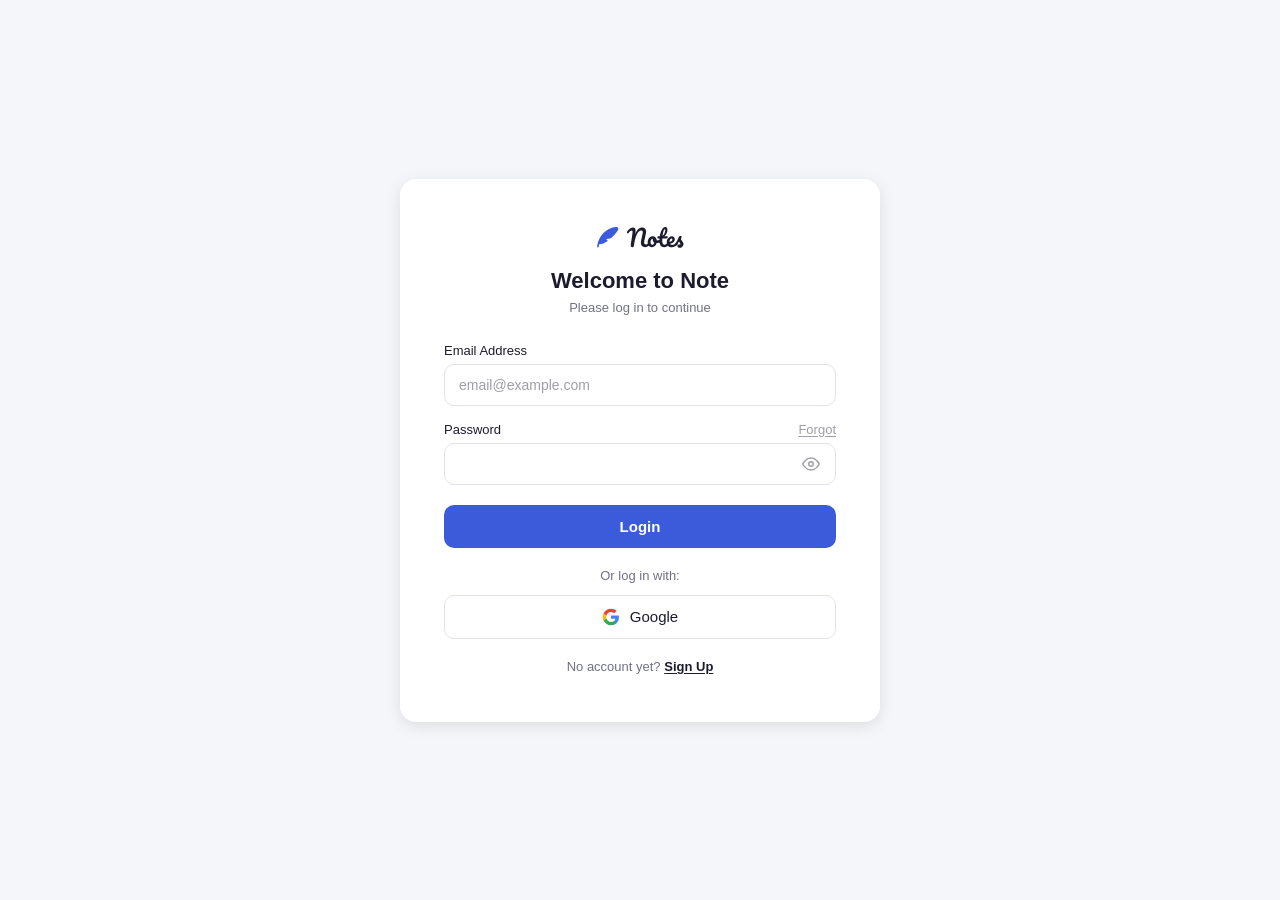
<file: login.html>
<!DOCTYPE html>
<html lang="en">
<head>
  <meta charset="UTF-8" />
  <meta name="viewport" content="width=device-width, initial-scale=1.0" />
  <title>Notes — Login</title>
  <link rel="stylesheet" href="css/themes.css" />
  <link rel="stylesheet" href="css/auth.css" />
</head>
<body class="auth-body">

  <div class="auth-card">

    <!-- Logo -->
    <div class="auth-logo">
      <svg class="logo-icon" width="22" height="21" viewBox="0 0 28 27" fill="none" xmlns="http://www.w3.org/2000/svg">
        <path fill-rule="evenodd" clip-rule="evenodd" d="M27.0489 1.31313C26.0171 -0.652474 22.6235 -0.0350737 19.6905 0.750326C6.9407 5.44873 2.4299 14.9968 0.845103 20.685C0.766703 20.8278 0.719103 20.9916 0.714903 21.1666C0.0877033 23.5802 0.00230334 25.1888 0.000903335 25.242C-0.0228967 25.8202 0.426503 26.3088 1.0047 26.3326C1.0201 26.334 1.0355 26.334 1.0509 26.334C1.6095 26.334 2.0743 25.893 2.0995 25.3288C2.1065 25.158 2.1709 23.9834 2.5671 22.2278C6.0783 22.0794 9.61331 20.7718 13.0853 18.3302C13.3569 18.1398 13.5221 17.8318 13.5319 17.5014C13.5417 17.1696 13.3933 16.8532 13.1343 16.6488L11.5327 15.3804L16.7883 14.8652C17.0025 14.8442 17.2041 14.7588 17.3679 14.6188C17.4813 14.5236 20.1567 12.2332 22.7019 9.56333C26.5729 5.50333 27.9127 2.95953 27.0489 1.31313Z" fill="currentColor"/>
      </svg>
      <svg class="logo-text" width="57" height="21" viewBox="0 0 57 21" fill="none" xmlns="http://www.w3.org/2000/svg">
        <path d="M5.35901 20.194C4.79168 20.194 4.38534 20.0713 4.14001 19.826C3.89468 19.5653 3.77201 19.0823 3.77201 18.377C3.77201 17.9016 3.81801 17.3266 3.91001 16.652C4.00201 15.9773 4.16301 14.9576 4.39301 13.593C4.42368 13.409 4.54634 12.6653 4.76101 11.362C4.97568 10.0433 5.16734 8.66331 5.33601 7.22198C5.48934 5.99531 5.56601 5.07531 5.56601 4.46198C5.56601 3.77198 5.31301 3.42698 4.80701 3.42698C4.42368 3.42698 3.94068 3.63398 3.35801 4.04798C2.79068 4.44665 2.17734 5.09065 1.51801 5.97998C1.30334 6.27131 1.06568 6.41698 0.80501 6.41698C0.590344 6.41698 0.398677 6.31731 0.23001 6.11798C0.0766769 5.90331 1.02528e-05 5.66565 1.02528e-05 5.40498C1.02528e-05 5.14431 0.0460103 4.89898 0.13801 4.66898C0.23001 4.42365 0.398677 4.13231 0.64401 3.79498C1.39534 2.76765 2.23101 1.97798 3.15101 1.42598C4.07101 0.858645 5.03701 0.574978 6.04901 0.574978C6.89234 0.574978 7.52101 0.835645 7.93501 1.35698C8.36434 1.87831 8.57901 2.63731 8.57901 3.63398C8.57901 4.52331 8.45634 5.81131 8.21101 7.49798C8.97768 5.22864 9.95134 3.51131 11.132 2.34598C12.3127 1.16531 13.7003 0.574978 15.295 0.574978C16.5523 0.574978 17.4953 0.935312 18.124 1.65598C18.768 2.36131 19.09 3.31198 19.09 4.50798C19.09 5.18265 18.9903 6.00298 18.791 6.96898L17.388 13.547C17.2347 14.3136 17.158 14.973 17.158 15.525C17.158 16.169 17.3037 16.652 17.595 16.974C17.9017 17.296 18.3233 17.457 18.86 17.457C19.366 17.457 19.8567 17.2883 20.332 16.951C20.8227 16.6136 21.3977 16.054 22.057 15.272C22.241 15.0573 22.448 14.95 22.678 14.95C22.8773 14.95 23.0307 15.042 23.138 15.226C23.2607 15.41 23.322 15.663 23.322 15.985C23.322 16.583 23.1763 17.0583 22.885 17.411C22.0877 18.377 21.298 19.0823 20.516 19.527C19.734 19.9716 18.9137 20.194 18.055 20.194C16.7517 20.194 15.732 19.8106 14.996 19.044C14.26 18.262 13.892 17.2193 13.892 15.916C13.892 15.41 13.9303 14.858 14.007 14.26C14.099 13.662 14.2447 12.903 14.444 11.983L15.364 7.77398C15.3947 7.63598 15.4483 7.39065 15.525 7.03798C15.6017 6.68531 15.663 6.35565 15.709 6.04898C15.755 5.72698 15.778 5.41265 15.778 5.10598C15.778 4.61531 15.64 4.22431 15.364 3.93298C15.088 3.64165 14.697 3.49598 14.191 3.49598C13.271 3.49598 12.351 3.98665 11.431 4.96798C10.511 5.94931 9.66001 7.53631 8.87801 9.72898C8.09601 11.9063 7.48268 14.697 7.03801 18.101C6.93068 18.883 6.76968 19.4273 6.55501 19.734C6.35568 20.0406 5.95701 20.194 5.35901 20.194ZM32.7242 13.018C32.9235 13.018 33.0768 13.1176 33.1842 13.317C33.2915 13.5163 33.3452 13.7693 33.3452 14.076C33.3452 14.812 33.1228 15.249 32.6782 15.387C31.7582 15.709 30.7462 15.893 29.6422 15.939C29.3508 17.227 28.7758 18.262 27.9172 19.044C27.0585 19.8106 26.0848 20.194 24.9962 20.194C24.0762 20.194 23.2865 19.9716 22.6272 19.527C21.9832 19.0823 21.4925 18.492 21.1552 17.756C20.8178 17.02 20.6492 16.2226 20.6492 15.364C20.6492 14.1986 20.8715 13.1636 21.3162 12.259C21.7608 11.339 22.3742 10.626 23.1562 10.12C23.9382 9.59865 24.8045 9.33798 25.7552 9.33798C26.9205 9.33798 27.8558 9.74431 28.5612 10.557C29.2818 11.3543 29.7035 12.3433 29.8262 13.524C30.5468 13.478 31.4055 13.3246 32.4022 13.064C32.5248 13.0333 32.6322 13.018 32.7242 13.018ZM25.1802 17.756C25.6708 17.756 26.0925 17.5566 26.4452 17.158C26.8132 16.7593 27.0585 16.1843 27.1812 15.433C26.7058 15.111 26.3378 14.6893 26.0772 14.168C25.8318 13.6466 25.7092 13.0946 25.7092 12.512C25.7092 12.2666 25.7322 12.0213 25.7782 11.776H25.6632C25.0498 11.776 24.5362 12.075 24.1222 12.673C23.7235 13.2556 23.5242 14.0836 23.5242 15.157C23.5242 16.0003 23.6852 16.6443 24.0072 17.089C24.3445 17.5336 24.7355 17.756 25.1802 17.756ZM41.7531 14.95C41.9524 14.95 42.1058 15.042 42.2131 15.226C42.3358 15.41 42.3971 15.663 42.3971 15.985C42.3971 16.5983 42.2514 17.0736 41.9601 17.411C41.3008 18.2236 40.5801 18.8906 39.7981 19.412C39.0161 19.9333 38.1191 20.194 37.1071 20.194C33.9791 20.194 32.4151 17.9936 32.4151 13.593C32.4151 12.9183 32.4381 12.236 32.4841 11.546H31.5871C31.1271 11.546 30.8128 11.4616 30.6441 11.293C30.4908 11.1243 30.4141 10.856 30.4141 10.488C30.4141 9.62931 30.7591 9.19998 31.4491 9.19998H32.7601C33.0208 7.51331 33.4194 5.97231 33.9561 4.57698C34.4928 3.18165 35.1368 2.06998 35.8881 1.24198C36.6548 0.413979 37.4751 -2.11e-05 38.3491 -2.11e-05C38.9931 -2.11e-05 39.4991 0.283646 39.8671 0.850979C40.2351 1.41831 40.4191 2.13131 40.4191 2.98998C40.4191 5.36665 39.4224 7.43665 37.4291 9.19998H40.0051C40.2504 9.19998 40.4268 9.25365 40.5341 9.36098C40.6414 9.46831 40.6951 9.66765 40.6951 9.95898C40.6951 11.017 39.8288 11.546 38.0961 11.546H35.2901C35.2594 12.3126 35.2441 12.9106 35.2441 13.34C35.2441 14.9346 35.4281 16.054 35.7961 16.698C36.1794 17.342 36.7774 17.664 37.5901 17.664C38.2494 17.664 38.8321 17.4646 39.3381 17.066C39.8441 16.6673 40.4421 16.0693 41.1321 15.272C41.3161 15.0573 41.5231 14.95 41.7531 14.95ZM37.7281 2.20798C37.4981 2.20798 37.2374 2.49931 36.9461 3.08198C36.6701 3.64931 36.4018 4.44665 36.1411 5.47398C35.8958 6.48598 35.6888 7.61298 35.5201 8.85498C36.4248 8.07298 37.0994 7.19898 37.5441 6.23298C38.0041 5.25165 38.2341 4.36231 38.2341 3.56498C38.2341 2.66031 38.0654 2.20798 37.7281 2.20798ZM50.3224 14.95C50.5217 14.95 50.6751 15.042 50.7824 15.226C50.9051 15.41 50.9664 15.663 50.9664 15.985C50.9664 16.5983 50.8207 17.0736 50.5294 17.411C49.9621 18.101 49.1571 18.7373 48.1144 19.32C47.0871 19.9026 45.9831 20.194 44.8024 20.194C43.1924 20.194 41.9427 19.757 41.0534 18.883C40.1641 18.009 39.7194 16.813 39.7194 15.295C39.7194 14.237 39.9417 13.2556 40.3864 12.351C40.8311 11.431 41.4444 10.7026 42.2264 10.166C43.0237 9.62931 43.9207 9.36098 44.9174 9.36098C45.8067 9.36098 46.5197 9.62931 47.0564 10.166C47.5931 10.6873 47.8614 11.4003 47.8614 12.305C47.8614 13.363 47.4781 14.2753 46.7114 15.042C45.9601 15.7933 44.6797 16.3913 42.8704 16.836C43.2537 17.5413 43.9821 17.894 45.0554 17.894C45.7454 17.894 46.5274 17.6563 47.4014 17.181C48.2907 16.6903 49.0574 16.054 49.7014 15.272C49.8854 15.0573 50.0924 14.95 50.3224 14.95ZM44.5264 11.615C43.9591 11.615 43.4761 11.9446 43.0774 12.604C42.6941 13.2633 42.5024 14.0606 42.5024 14.996V15.042C43.4071 14.8273 44.1201 14.5053 44.6414 14.076C45.1627 13.6466 45.4234 13.1483 45.4234 12.581C45.4234 12.2896 45.3391 12.0596 45.1704 11.891C45.0171 11.707 44.8024 11.615 44.5264 11.615ZM52.9117 20.7C52.1144 20.7 51.501 20.516 51.0717 20.148C50.6577 19.78 50.4507 19.366 50.4507 18.906C50.4507 18.5073 50.5964 18.1623 50.8877 17.871C51.179 17.5796 51.6084 17.434 52.1757 17.434C52.375 17.434 52.605 17.457 52.8657 17.503C53.1417 17.5336 53.3487 17.5566 53.4867 17.572C53.4714 17.1733 53.3794 16.7976 53.2107 16.445C53.0574 16.0923 52.858 15.755 52.6127 15.433C52.3674 15.0956 52.1374 14.8043 51.9227 14.559C51.4474 15.4636 50.972 16.215 50.4967 16.813C50.0367 17.411 49.5307 17.9783 48.9787 18.515C48.7027 18.791 48.4114 18.929 48.1047 18.929C47.8594 18.929 47.66 18.8446 47.5067 18.676C47.3534 18.492 47.2767 18.2696 47.2767 18.009C47.2767 17.7023 47.384 17.4186 47.5987 17.158L47.8977 16.79C48.741 15.7473 49.3774 14.8886 49.8067 14.214C50.0827 13.7693 50.3587 13.2403 50.6347 12.627C50.926 12.0136 51.3017 11.178 51.7617 10.12C52.053 9.44531 52.6587 9.10798 53.5787 9.10798C54.008 9.10798 54.307 9.14631 54.4757 9.22298C54.6444 9.29965 54.7287 9.42231 54.7287 9.59098C54.7287 9.68298 54.698 9.82865 54.6367 10.028C54.5754 10.2273 54.491 10.4266 54.3837 10.626C54.1077 11.178 53.9697 11.6456 53.9697 12.029C53.9697 12.259 54.0464 12.512 54.1997 12.788C54.3684 13.064 54.6214 13.409 54.9587 13.823C55.4494 14.467 55.8174 15.019 56.0627 15.479C56.3234 15.9236 56.4537 16.4143 56.4537 16.951C56.4537 17.595 56.3004 18.2083 55.9937 18.791C55.7024 19.3583 55.2884 19.8183 54.7517 20.171C54.215 20.5236 53.6017 20.7 52.9117 20.7Z" fill="currentColor"/>
      </svg>
    </div>

    <!-- Heading -->
    <h1 class="auth-heading">Welcome to Note</h1>
    <p class="auth-subheading">Please log in to continue</p>

    <!-- Error banner -->
    <div id="auth-error" class="auth-error" hidden></div>

    <!-- Login Form -->
    <form id="login-form" class="auth-form" novalidate>
      <div class="auth-field">
        <label class="auth-label" for="auth-email">Email Address</label>
        <input class="auth-input" type="email" id="auth-email" placeholder="email@example.com" autocomplete="email" />
      </div>

      <div class="auth-field">
        <div class="auth-label-row">
          <label class="auth-label" for="auth-password">Password</label>
          <button type="button" class="auth-forgot-btn" id="forgot-btn">Forgot</button>
        </div>
        <div class="auth-input-wrap">
          <input class="auth-input" type="password" id="auth-password" autocomplete="current-password" />
          <button type="button" class="auth-eye-btn" id="toggle-password" aria-label="Toggle password visibility">
            <svg width="18" height="18" viewBox="0 0 24 24" fill="none" stroke="currentColor" stroke-width="2" stroke-linecap="round" stroke-linejoin="round"><path d="M1 12s4-8 11-8 11 8 11 8-4 8-11 8-11-8-11-8z"/><circle cx="12" cy="12" r="3"/></svg>
          </button>
        </div>
      </div>

      <button type="submit" class="auth-btn-primary" id="login-btn">Login</button>
    </form>

    <!-- Divider -->
    <p class="auth-divider-text">Or log in with:</p>

    <!-- Google button -->
    <button type="button" class="auth-btn-google" id="google-btn">
      <svg width="18" height="18" viewBox="0 0 24 24" xmlns="http://www.w3.org/2000/svg">
        <path d="M22.56 12.25c0-.78-.07-1.53-.2-2.25H12v4.26h5.92c-.26 1.37-1.04 2.53-2.21 3.31v2.77h3.57c2.08-1.92 3.28-4.74 3.28-8.09z" fill="#4285F4"/>
        <path d="M12 23c2.97 0 5.46-.98 7.28-2.66l-3.57-2.77c-.98.66-2.23 1.06-3.71 1.06-2.86 0-5.29-1.93-6.16-4.53H2.18v2.84C3.99 20.53 7.7 23 12 23z" fill="#34A853"/>
        <path d="M5.84 14.09c-.22-.66-.35-1.36-.35-2.09s.13-1.43.35-2.09V7.07H2.18C1.43 8.55 1 10.22 1 12s.43 3.45 1.18 4.93l3.66-2.84z" fill="#FBBC05"/>
        <path d="M12 5.38c1.62 0 3.06.56 4.21 1.64l3.15-3.15C17.45 2.09 14.97 1 12 1 7.7 1 3.99 3.47 2.18 7.07l3.66 2.84c.87-2.6 3.3-4.53 6.16-4.53z" fill="#EA4335"/>
      </svg>
      Google
    </button>

    <!-- Sign up -->
    <p class="auth-signup-text">
      No account yet? <button type="button" class="auth-signup-link" id="signup-toggle">Sign Up</button>
    </p>

  </div>

  <!-- Sign Up Modal (hidden by default) -->
  <div id="signup-overlay" class="auth-overlay" hidden>
    <div class="auth-card auth-card--signup">
      <h2 class="auth-heading">Create Account</h2>
      <p class="auth-subheading">Sign up to start taking notes</p>
      <div id="signup-error" class="auth-error" hidden></div>
      <form id="signup-form" class="auth-form" novalidate>
        <div class="auth-field">
          <label class="auth-label" for="signup-email">Email Address</label>
          <input class="auth-input" type="email" id="signup-email" placeholder="email@example.com" autocomplete="email" />
        </div>
        <div class="auth-field">
          <label class="auth-label" for="signup-password">Password</label>
          <div class="auth-input-wrap">
            <input class="auth-input" type="password" id="signup-password" placeholder="At least 8 characters" autocomplete="new-password" />
            <button type="button" class="auth-eye-btn" data-target="signup-password" aria-label="Toggle password visibility">
              <svg width="18" height="18" viewBox="0 0 24 24" fill="none" stroke="currentColor" stroke-width="2" stroke-linecap="round" stroke-linejoin="round"><path d="M1 12s4-8 11-8 11 8 11 8-4 8-11 8-11-8-11-8z"/><circle cx="12" cy="12" r="3"/></svg>
            </button>
          </div>
        </div>
        <button type="submit" class="auth-btn-primary">Create Account</button>
      </form>
      <p class="auth-signup-text">
        Already have an account? <button type="button" class="auth-signup-link" id="back-to-login">Log In</button>
      </p>
    </div>
  </div>

  <script type="module" src="js/login.js"></script>
</body>
</html>
</file>
<file: css/themes.css>
/* ═══════════════════════════════════════════════════
   DESIGN TOKENS — CSS Custom Properties
   Light theme is the default (:root)
   Dark theme overrides via [data-theme="dark"] on <html>
═══════════════════════════════════════════════════ */

:root {
  /* Backgrounds */
  --bg-app:        #F5F6FA;
  --bg-sidebar:    #F3F5F8;
  --bg-surface:    #FFFFFF;
  --bg-hover:      #EFEFEF;
  --bg-selected:   #E8E9F4;

  /* Text */
  --text-primary:   #1C1C2E;
  --text-secondary: #717186;
  --text-muted:     #9E9EA8;
  --text-on-accent: #FFFFFF;

  /* Accent (blue) */
  --accent:         #3B5BDB;
  --accent-hover:   #2F4AC4;
  --accent-subtle:  #EEF2FF;

  /* Borders */
  --border:         #E2E2EA;
  --border-focus:   #3B5BDB;

  /* Tags */
  --tag-bg:         #EBEBEB;
  --tag-text:       #3C3C50;

  /* Buttons */
  --btn-secondary-bg:   #EBEBEB;
  --btn-secondary-text: #1C1C2E;
  --btn-secondary-hover:#DCDCDC;
  --btn-delete-bg:      #E03131;
  --btn-delete-hover:   #C92A2A;

  /* Actions panel */
  --btn-action-bg:      #FFFFFF;
  --btn-action-border:  #E2E2EA;
  --btn-action-text:    #1C1C2E;
  --btn-action-hover:   #F5F5F5;

  /* Sidebar nav active */
  --nav-active-bg:      #E8E9F4;
  --nav-active-text:    #3B5BDB;

  /* Modal */
  --modal-overlay:  rgba(0, 0, 0, 0.45);
  --modal-bg:       #FFFFFF;

  /* Toast */
  --toast-success-bg:   #2F9E44;
  --toast-error-bg:     #E03131;

  /* Misc */
  --shadow-sm:  0 1px 3px rgba(0, 0, 0, 0.06), 0 1px 2px rgba(0, 0, 0, 0.04);
  --shadow-md:  0 4px 16px rgba(0, 0, 0, 0.10);
  --shadow-lg:  0 8px 32px rgba(0, 0, 0, 0.14);
  --radius-sm:  6px;
  --radius-md:  10px;
  --radius-lg:  14px;

  /* Typography */
  --font-body:    'Inter', -apple-system, BlinkMacSystemFont, 'Segoe UI', sans-serif;
  --font-size-xs: 0.75rem;   /* 12px */
  --font-size-sm: 0.8125rem; /* 13px */
  --font-size-md: 0.875rem;  /* 14px */
  --font-size-lg: 1rem;      /* 16px */
  --font-size-xl: 1.125rem;  /* 18px */
  --font-size-2xl:1.75rem;   /* 28px */

  /* Layout */
  --sidebar-width:  260px;
  --list-width:     240px;
  --actions-width:  220px;
  --topbar-height:  60px;
  --bottom-nav-height: 60px;
}

/* ─── DARK THEME ─────────────────────────────────── */
[data-theme="dark"] {
  --bg-app:        #0E121B;
  --bg-sidebar:    #232530;
  --bg-surface:    #1A1B2E;
  --bg-hover:      #232530;
  --bg-selected:   #232530;

  --text-primary:   #F0F0F8;
  --text-secondary: #8888AA;
  --text-muted:     #5A5A7A;

  --accent:         #4C6EF5;
  --accent-hover:   #3B5BDB;
  --accent-subtle:  #1E2340;

  --border:         #2E2F4A;
  --border-focus:   #4C6EF5;

  --tag-bg:         #232530;
  --tag-text:       #B0B0CC;

  --btn-secondary-bg:   #2A2B42;
  --btn-secondary-text: #F0F0F8;
  --btn-secondary-hover:#343554;

  --btn-action-bg:      #1A1B2E;
  --btn-action-border:  #2E2F4A;
  --btn-action-text:    #F0F0F8;
  --btn-action-hover:   #232530;

  --nav-active-bg:      #232530;
  --nav-active-text:    #4C6EF5;

  --modal-bg:       #1A1B2E;

  --shadow-sm:  0 1px 3px rgba(0, 0, 0, 0.30);
  --shadow-md:  0 4px 16px rgba(0, 0, 0, 0.40);
  --shadow-lg:  0 8px 32px rgba(0, 0, 0, 0.50);
}

/* ─── FONT THEMES ────────────────────────────────── */
[data-font="sans-serif"] { --font-body: 'Inter', -apple-system, BlinkMacSystemFont, 'Segoe UI', sans-serif; }
[data-font="serif"]      { --font-body: 'Georgia', 'Times New Roman', serif; }
[data-font="monospace"]  { --font-body: 'JetBrains Mono', 'Fira Code', 'Courier New', monospace; }
</file>
<file: css/style.css>
/* ─── Light mode token overrides (immune to themes.css reverts) ── */
:root {
  --bg-hover:    #F3F5F8;
  --bg-selected: #F3F5F8;
}

/* ─── Dark mode token overrides (immune to themes.css reverts) ── */
[data-theme="dark"] {
  --bg-hover:         #232530;
  --bg-selected:      #232530;
  --nav-active-bg:    #232530;
  --btn-action-hover: #232530;
  --tag-bg:           #232530;
}

/* ═══════════════════════════════════════════════════
   RESET & BASE
═══════════════════════════════════════════════════ */
*, *::before, *::after {
  box-sizing: border-box;
  margin: 0;
  padding: 0;
}

html {
  font-size: 16px;
  -webkit-text-size-adjust: 100%;
}

body {
  font-family: var(--font-body);
  font-size: var(--font-size-md);
  color: var(--text-primary);
  background: var(--bg-app);
  line-height: 1.6;
  min-height: 100vh;
  overflow: hidden; /* we scroll panels individually */
}

/* Ensure [hidden] always wins — fixes panels/modals overriding it with display:flex/grid */
[hidden] { display: none !important; }

a { color: inherit; text-decoration: none; }
button { font-family: inherit; cursor: pointer; border: none; background: none; }
input, textarea { font-family: inherit; }
ul { list-style: none; }
h1, h2, h3 { font-weight: 700; line-height: 1.3; }

/* Focus ring — visible for keyboard users */
:focus-visible {
  outline: 2px solid var(--accent);
  outline-offset: 2px;
  border-radius: var(--radius-sm);
}

/* Scrollbar styling */
::-webkit-scrollbar { width: 5px; height: 5px; }
::-webkit-scrollbar-track { background: transparent; }
::-webkit-scrollbar-thumb { background: var(--border); border-radius: 99px; }
::-webkit-scrollbar-thumb:hover { background: var(--text-muted); }

/* ═══════════════════════════════════════════════════
   DESKTOP LAYOUT  (≥1024px)
   Grid: sidebar | list-panel | desktop-topbar+detail | actions
═══════════════════════════════════════════════════ */
@media (min-width: 1024px) {
  body {
    display: grid;
    grid-template-columns: var(--sidebar-width) var(--list-width) 1fr var(--actions-width);
    grid-template-rows: var(--topbar-height) 1fr;
    grid-template-areas:
      "sidebar topbar  topbar  topbar"
      "sidebar listpanel  detail  actions";
    height: 100vh;
    background: var(--bg-surface);
  }

  #sidebar          { grid-area: sidebar; }
  #desktop-topbar   { grid-area: topbar; }
  #list-panel       { grid-area: listpanel; }
  #detail-panel     { grid-area: detail; }
  #actions-panel    { grid-area: actions; }

  /* Settings view spans list+detail+actions columns on desktop */
  #settings-view {
    grid-row: 2;
    grid-column: 2 / 5;
  }

  /* Hidden on desktop — use display:none so they don't affect grid layout */
  #mobile-header,
  #bottom-nav,
  #search-view,
  #tags-view,
  #tag-filtered-view,
  #detail-subheader { display: none !important; }

  /* List panel — desktop shows create btn, hides heading + FAB */
  .list-panel-heading { display: none !important; }
  #list-fab { display: none !important; }
}

/* ═══════════════════════════════════════════════════
   TABLET LAYOUT (481px – 1023px)
═══════════════════════════════════════════════════ */
@media (min-width: 481px) and (max-width: 1023px) {
  body {
    display: grid;
    grid-template-columns: 1fr;
    grid-template-rows: 56px 1fr var(--bottom-nav-height);
    grid-template-areas:
      "mheader"
      "content"
      "bottomnav";
    height: 100vh;
  }

  #mobile-header  { grid-area: mheader; }
  #bottom-nav     { grid-area: bottomnav; }

  /* All "content" views share the same grid area — only one visible at a time */
  #list-panel,
  #detail-panel,
  #search-view,
  #tags-view,
  #tag-filtered-view,
  #settings-view { grid-area: content; }

  /* Desktop-only elements hidden */
  #sidebar, #desktop-topbar, #actions-panel { display: none !important; }
  #form-actions-desktop { display: none !important; }
  #detail-subheader { display: flex !important; }
  #create-note-btn { display: none !important; }
}

/* ═══════════════════════════════════════════════════
   MOBILE LAYOUT (≤480px)
═══════════════════════════════════════════════════ */
@media (max-width: 480px) {
  body {
    display: grid;
    grid-template-columns: 1fr;
    grid-template-rows: 52px 1fr var(--bottom-nav-height);
    grid-template-areas:
      "mheader"
      "content"
      "bottomnav";
    height: 100vh;
  }

  #mobile-header  { grid-area: mheader; }
  #bottom-nav     { grid-area: bottomnav; }

  #list-panel,
  #detail-panel,
  #search-view,
  #tags-view,
  #tag-filtered-view,
  #settings-view { grid-area: content; }

  #sidebar, #desktop-topbar, #actions-panel { display: none !important; }
  #form-actions-desktop { display: none !important; }
  #detail-subheader { display: flex !important; }
  #create-note-btn { display: none !important; }

  /* Hide bottom-nav labels on smallest screens */
  #bottom-nav .bottom-nav-btn span { display: none; }
}

/* ═══════════════════════════════════════════════════
   SIDEBAR
═══════════════════════════════════════════════════ */
#sidebar {
  background: var(--bg-sidebar);
  border-right: 1px solid var(--border);
  display: flex;
  flex-direction: column;
  overflow-y: auto;
  padding: 20px 0;
}

#sidebar .logo {
  display: flex;
  align-items: center;
  gap: 8px;
  padding: 0 20px 20px;
  font-size: var(--font-size-xl);
  font-weight: 700;
  color: var(--text-primary);
}

/* Logo: feather icon stays accent-blue; "Notes" text adapts to theme */
.logo .logo-icon { color: var(--accent); flex-shrink: 0; }
.logo .logo-text { color: var(--text-primary); flex-shrink: 0; }

#sidebar nav {
  display: flex;
  flex-direction: column;
  gap: 2px;
  padding: 0 12px;
}

.nav-link {
  display: flex;
  align-items: center;
  gap: 10px;
  padding: 9px 12px;
  border-radius: var(--radius-sm);
  font-size: var(--font-size-md);
  color: var(--text-secondary);
  transition: background 0.15s, color 0.15s;
  position: relative;
}

.nav-link:hover {
  background: var(--bg-hover);
  color: var(--text-primary);
}

.nav-link.active {
  background: var(--nav-active-bg);
  color: var(--text-primary);
  font-weight: 500;
}

/* Only the section icon turns accent-blue; text and arrow stay dark */
.nav-link.active > svg:not(.nav-arrow) {
  color: var(--accent);
}

.nav-link .nav-arrow {
  margin-left: auto;
  opacity: 0;
  transition: opacity 0.15s;
  flex-shrink: 0;
}

.nav-link.active .nav-arrow,
.nav-link:hover .nav-arrow { opacity: 1; }

/* Sidebar Tags section */
.sidebar-tags {
  margin-top: 20px;
  padding: 0 12px;
}

.sidebar-tags h3 {
  font-size: var(--font-size-xs);
  font-weight: 600;
  text-transform: uppercase;
  letter-spacing: 0.08em;
  color: var(--text-muted);
  padding: 0 12px;
  margin-bottom: 6px;
}

#sidebar-tag-list {
  display: flex;
  flex-direction: column;
  gap: 2px;
}

.sidebar-tag-item {
  display: flex;
  align-items: center;
  gap: 10px;
  padding: 7px 12px;
  border-radius: var(--radius-sm);
  font-size: var(--font-size-md);
  color: var(--text-secondary);
  cursor: pointer;
  transition: background 0.15s, color 0.15s;
}

.sidebar-tag-item svg { flex-shrink: 0; }

.sidebar-tag-item:hover {
  background: var(--bg-hover);
  color: var(--text-primary);
}

.sidebar-tag-item.active {
  background: var(--nav-active-bg);
  color: var(--nav-active-text);
  font-weight: 500;
}

.sidebar-tag-item .tag-arrow {
  margin-left: auto;
  opacity: 0;
  flex-shrink: 0;
}

.sidebar-tag-item.active .tag-arrow,
.sidebar-tag-item:hover .tag-arrow { opacity: 1; }

/* ═══════════════════════════════════════════════════
   MOBILE / TABLET TOP HEADER
═══════════════════════════════════════════════════ */
#mobile-header {
  background: var(--bg-sidebar);
  border-bottom: 1px solid var(--border);
  display: flex;
  align-items: center;
  padding: 0 16px;
}

#mobile-header .logo {
  display: flex;
  align-items: center;
  gap: 8px;
  font-size: var(--font-size-xl);
  font-weight: 700;
  color: var(--text-primary);
}

/* mobile header logo inherits the same .logo-icon / .logo-text rules */

/* ═══════════════════════════════════════════════════
   DESKTOP TOPBAR
═══════════════════════════════════════════════════ */
#desktop-topbar {
  display: flex;
  align-items: center;
  padding: 0 24px;
  background: var(--bg-surface);
  border-bottom: 1px solid var(--border);
  gap: 16px;
}

#main-heading {
  font-size: var(--font-size-xl);
  font-weight: 700;
  flex: 1;
  white-space: nowrap;
  overflow: hidden;
  text-overflow: ellipsis;
}

#desktop-search-wrapper {
  position: relative;
  flex-shrink: 0;
  width: 280px;
}

#desktop-search-wrapper svg {
  position: absolute;
  left: 10px;
  top: 50%;
  transform: translateY(-50%);
  color: var(--text-muted);
  pointer-events: none;
}

#desktop-search-input {
  width: 100%;
  padding: 7px 12px 7px 34px;
  background: var(--bg-app);
  border: 1px solid var(--border);
  border-radius: var(--radius-sm);
  font-size: var(--font-size-sm);
  color: var(--text-primary);
  outline: none;
  transition: border-color 0.15s, box-shadow 0.15s;
}

#desktop-search-input::placeholder { color: var(--text-muted); }
#desktop-search-input:focus {
  border-color: var(--border-focus);
  box-shadow: 0 0 0 3px var(--accent-subtle);
}

#settings-btn {
  padding: 7px;
  color: var(--text-secondary);
  border-radius: var(--radius-sm);
  transition: background 0.15s, color 0.15s;
  flex-shrink: 0;
  display: flex;
  align-items: center;
  justify-content: center;
}

#settings-btn:hover {
  background: var(--bg-hover);
  color: var(--text-primary);
}

/* ═══════════════════════════════════════════════════
   LIST PANEL
═══════════════════════════════════════════════════ */
#list-panel {
  background: var(--bg-sidebar);
  border-right: 1px solid var(--border);
  display: flex;
  flex-direction: column;
  overflow: hidden;
  padding: 16px 12px;
  gap: 12px;
  position: relative;
}

.list-panel-heading {
  font-size: var(--font-size-xl);
  font-weight: 700;
  color: var(--text-primary);
  flex-shrink: 0;
}

/* On mobile/tablet the list panel can be hidden when viewing detail */
#list-panel.hidden { display: none; }

.btn-create {
  display: flex;
  align-items: center;
  justify-content: center;
  gap: 8px;
  width: 100%;
  padding: 10px 16px;
  background: var(--accent);
  color: var(--text-on-accent);
  font-size: var(--font-size-md);
  font-weight: 600;
  border-radius: var(--radius-sm);
  transition: background 0.15s;
  flex-shrink: 0;
}

.btn-create:hover { background: var(--accent-hover); }

.list-description {
  font-size: var(--font-size-sm);
  color: var(--text-secondary);
  padding: 0 4px;
  line-height: 1.5;
  flex-shrink: 0;
}

#note-list {
  flex: 1;
  overflow-y: auto;
  display: flex;
  flex-direction: column;
}

/* ─── Note Card ──────────────────────────────────── */
.note-card {
  padding: 12px;
  border-radius: var(--radius-sm);
  cursor: pointer;
  transition: background 0.12s;
  border-bottom: 1px solid var(--border);
}

.note-card:last-child { border-bottom: none; }

.note-card:hover { background: var(--bg-hover); }

.note-card.selected {
  background: var(--bg-selected);
}

.note-card-title {
  font-size: var(--font-size-md);
  font-weight: 600;
  color: var(--text-primary);
  margin-bottom: 6px;
  display: -webkit-box;
  -webkit-line-clamp: 2;
  -webkit-box-orient: vertical;
  overflow: hidden;
}

.note-card-tags {
  display: flex;
  flex-wrap: wrap;
  gap: 5px;
  margin-bottom: 6px;
}

.note-card-date {
  font-size: var(--font-size-xs);
  color: var(--text-muted);
}

/* ─── Tag Pill ───────────────────────────────────── */
.tag-pill {
  display: inline-flex;
  align-items: center;
  padding: 2px 8px;
  background: var(--tag-bg);
  color: var(--tag-text);
  font-size: var(--font-size-xs);
  font-weight: 500;
  border-radius: var(--radius-sm);
}

/* ─── Category Badge ─────────────────────────────── */
.category-badge {
  display: inline-flex;
  align-items: center;
  padding: 2px 8px;
  background: var(--accent-light, rgba(var(--accent-rgb, 59 130 246) / 0.12));
  color: var(--accent);
  font-size: var(--font-size-xs);
  font-weight: 500;
  border-radius: var(--radius-sm);
  border: 1px solid var(--accent-light, rgba(var(--accent-rgb, 59 130 246) / 0.25));
}

/* ─── Category Filter Bar ────────────────────────── */
.category-filter-bar {
  display: flex;
  flex-wrap: wrap;
  gap: 6px;
  padding: 10px 16px 4px;
  border-bottom: 1px solid var(--border);
}

.category-filter-btn {
  padding: 4px 12px;
  font-size: var(--font-size-xs);
  font-weight: 500;
  border-radius: var(--radius-sm);
  border: 1px solid var(--border);
  background: transparent;
  color: var(--text-secondary);
  cursor: pointer;
  transition: background 0.15s, color 0.15s, border-color 0.15s;
}

.category-filter-btn:hover {
  background: var(--bg-hover);
  color: var(--text-primary);
}

.category-filter-btn.active {
  background: var(--accent);
  color: #fff;
  border-color: var(--accent);
}

/* ─── Empty state ────────────────────────────────── */
.empty-state {
  display: flex;
  flex-direction: column;
  align-items: center;
  justify-content: center;
  gap: 12px;
  padding: 32px 16px;
  text-align: center;
  color: var(--text-muted);
  font-size: var(--font-size-sm);
  flex: 1;
}

/* ═══════════════════════════════════════════════════
   DETAIL PANEL
═══════════════════════════════════════════════════ */
#detail-panel {
  background: var(--bg-surface);
  display: flex;
  flex-direction: column;
  overflow: hidden;
  position: relative;
}

/* w sub-header for detail view */
#detail-subheader {
  display: none; /* shown only on mobile/tablet via media queries */
  align-items: center;
  justify-content: space-between;
  padding: 10px 16px;
  border-bottom: 1px solid var(--border);
  gap: 12px;
  flex-shrink: 0;
  background: var(--bg-sidebar);
}

.go-back-btn {
  display: flex;
  align-items: center;
  gap: 4px;
  font-size: var(--font-size-sm);
  color: var(--text-secondary);
  font-weight: 500;
  padding: 4px 2px;
  border-radius: var(--radius-sm);
  transition: color 0.15s;
  flex-shrink: 0;
}

.go-back-btn:hover { color: var(--text-primary); }

.detail-mobile-actions {
  display: flex;
  align-items: center;
  gap: 6px;
  margin-left: auto;
}

.icon-btn {
  display: flex;
  align-items: center;
  justify-content: center;
  padding: 6px;
  color: var(--text-secondary);
  border-radius: var(--radius-sm);
  transition: background 0.15s, color 0.15s;
}

.icon-btn:hover {
  background: var(--bg-hover);
  color: var(--text-primary);
}

/* Draft banner */
.draft-banner {
  display: flex;
  align-items: center;
  gap: 8px;
  padding: 8px 24px;
  background: var(--accent-subtle);
  border-bottom: 1px solid var(--border);
  font-size: var(--font-size-sm);
  color: var(--text-primary);
  flex-shrink: 0;
}

.btn-link {
  color: var(--accent);
  font-size: var(--font-size-sm);
  font-weight: 500;
  padding: 0;
  text-decoration: underline;
  text-underline-offset: 2px;
}

.btn-link:hover { color: var(--accent-hover); }

/* Note form */
#note-form {
  flex: 1;
  display: flex;
  flex-direction: column;
  overflow-y: auto;
  padding: 24px 32px;
  gap: 0;
}

@media (max-width: 1023px) {
  #note-form { padding: 20px 20px; }
}

@media (max-width: 480px) {
  #note-form { padding: 16px 16px; }
}

.note-title-input {
  width: 100%;
  font-size: var(--font-size-2xl);
  font-weight: 700;
  color: var(--text-primary);
  background: transparent;
  border: none;
  outline: none;
  padding: 0;
  margin-bottom: 16px;
  line-height: 1.25;
}

.note-title-input::placeholder { color: var(--text-muted); }

.field-error {
  font-size: var(--font-size-xs);
  color: var(--btn-delete-bg);
  margin-top: -10px;
  margin-bottom: 10px;
  padding-left: 2px;
}

/* Meta grid */
.meta-grid {
  display: flex;
  flex-direction: column;
  gap: 6px;
  margin-bottom: 16px;
}

.meta-row {
  display: grid;
  grid-template-columns: 18px 100px 1fr;
  align-items: center;
  gap: 8px;
  padding: 4px 0;
}

.meta-icon {
  color: var(--text-muted);
  display: flex;
  align-items: center;
  justify-content: center;
}

.meta-label {
  font-size: var(--font-size-sm);
  color: var(--text-secondary);
  font-weight: 500;
  cursor: default;
}

.meta-value {
  font-size: var(--font-size-sm);
  color: var(--text-primary);
}

.meta-input {
  background: transparent;
  border: none;
  outline: none;
  font-size: var(--font-size-sm);
  color: var(--text-primary);
  width: 100%;
  padding: 0;
}

.meta-input::placeholder { color: var(--text-muted); }

.meta-select {
  cursor: pointer;
  appearance: none;
  -webkit-appearance: none;
}

.meta-divider {
  border: none;
  border-top: 1px solid var(--border);
  margin: 4px 0 16px;
}

.note-content-input {
  flex: 1;
  width: 100%;
  min-height: 200px;
  background: transparent;
  border: none;
  outline: none;
  font-size: var(--font-size-md);
  color: var(--text-primary);
  line-height: 1.75;
  padding: 0;
  word-break: break-word;
}

.note-content-input:empty::before {
  content: attr(data-placeholder);
  color: var(--text-muted);
  pointer-events: none;
}

/* Rich-text output styles inside the editor */
.note-content-input ul,
.note-content-input ol {
  padding-left: 1.5em;
  margin: 4px 0;
}

.note-content-input b, .note-content-input strong { font-weight: 700; }
.note-content-input i, .note-content-input em     { font-style: italic; }
.note-content-input u                             { text-decoration: underline; }
.note-content-input s                             { text-decoration: line-through; }

/* ─── Formatting Toolbar ─────────────────────────── */
.editor-toolbar {
  display: flex;
  align-items: center;
  gap: 2px;
  padding: 6px 0 10px;
  flex-shrink: 0;
}

.toolbar-btn {
  display: inline-flex;
  align-items: center;
  justify-content: center;
  width: 30px;
  height: 30px;
  border: none;
  border-radius: var(--radius-sm);
  background: transparent;
  color: var(--text-secondary);
  cursor: pointer;
  transition: background 0.12s, color 0.12s;
  flex-shrink: 0;
}

.toolbar-btn:hover {
  background: var(--bg-hover);
  color: var(--text-primary);
}

.toolbar-btn.active {
  background: var(--accent-light, rgba(59 130 246 / 0.12));
  color: var(--accent);
}

.toolbar-separator {
  width: 1px;
  height: 18px;
  background: var(--border);
  margin: 0 4px;
  flex-shrink: 0;
}

/* Form actions (desktop) — sticky footer outside the scrollable form */
#form-actions-desktop {
  display: flex;
  align-items: center;
  gap: 10px;
  padding: 16px 32px;
  border-top: 1px solid var(--border);
  flex-shrink: 0;
  background: var(--bg-surface);
}

/* Empty detail state */
.empty-detail {
  flex: 1;
  display: flex;
  flex-direction: column;
  align-items: center;
  justify-content: center;
  gap: 12px;
  color: var(--text-muted);
  font-size: var(--font-size-sm);
  text-align: center;
  padding: 32px;
}

.empty-detail p { line-height: 1.7; }

/* ═══════════════════════════════════════════════════
   ACTIONS PANEL (desktop right column)
═══════════════════════════════════════════════════ */
#actions-panel {
  background: var(--bg-surface);
  border-left: 1px solid var(--border);
  display: flex;
  flex-direction: column;
  padding: 16px 12px;
  gap: 10px;
}

.btn-action {
  display: flex;
  align-items: center;
  gap: 10px;
  width: 100%;
  padding: 14px 16px;
  background: var(--btn-action-bg);
  border: 1px solid var(--btn-action-border);
  border-radius: var(--radius-sm);
  font-size: var(--font-size-sm);
  font-weight: 500;
  color: var(--btn-action-text);
  text-align: left;
  transition: background 0.15s, border-color 0.15s;
}

.btn-action:hover {
  background: var(--btn-action-hover);
  border-color: var(--text-muted);
}


/* ═══════════════════════════════════════════════════
   BUTTONS (shared)
═══════════════════════════════════════════════════ */
.btn-primary {
  display: inline-flex;
  align-items: center;
  gap: 6px;
  padding: 9px 18px;
  background: var(--accent);
  color: var(--text-on-accent);
  font-size: var(--font-size-sm);
  font-weight: 600;
  border-radius: var(--radius-sm);
  transition: background 0.15s;
  border: none;
}

.btn-primary:hover { background: var(--accent-hover); }

.btn-primary.btn-sm { padding: 6px 12px; font-size: var(--font-size-xs); }

.btn-secondary {
  display: inline-flex;
  align-items: center;
  padding: 9px 18px;
  background: var(--btn-secondary-bg);
  color: var(--btn-secondary-text);
  font-size: var(--font-size-sm);
  font-weight: 500;
  border-radius: var(--radius-sm);
  border: none;
  transition: background 0.15s;
}

.btn-secondary:hover { background: var(--btn-secondary-hover); }

.btn-delete {
  display: inline-flex;
  align-items: center;
  padding: 9px 18px;
  background: #1C1C2E;
  color: #FFFFFF;
  font-size: var(--font-size-sm);
  font-weight: 600;
  border-radius: var(--radius-sm);
  border: none;
  transition: background 0.15s;
}

.btn-delete:hover { background: #0E121B; }

[data-theme="dark"] .btn-delete            { background: #E0E0F0; color: #1C1C2E; }
[data-theme="dark"] .btn-delete:hover      { background: #C8C8DE; }

[data-theme="dark"] img[src="icons/system-icon.png"] { filter: invert(1); }

/* ─── Desktop light mode: sidebar + list panel use white background ── */
@media (min-width: 1024px) {
  #sidebar   { background: var(--bg-surface); }
  #list-panel { background: var(--bg-surface); }
}

/* ─── Dark mode: all panels use #0E121B background ── */
[data-theme="dark"] #sidebar,
[data-theme="dark"] #desktop-topbar,
[data-theme="dark"] #list-panel,
[data-theme="dark"] #detail-panel,
[data-theme="dark"] #actions-panel,
[data-theme="dark"] #form-actions-desktop,
[data-theme="dark"] #note-form,
[data-theme="dark"] .empty-detail,
[data-theme="dark"] #search-view,
[data-theme="dark"] #tags-view,
[data-theme="dark"] #tag-filtered-view,
[data-theme="dark"] #settings-view,
[data-theme="dark"] #settings-nav,
[data-theme="dark"] #settings-detail {
  background: #0E121B;
}

[data-theme="dark"] .btn-action           { background: #0E121B; }
[data-theme="dark"] #desktop-topbar       { border-bottom-color: #2E2F4A; }
[data-theme="dark"] #list-panel           { border-right-color:  #2E2F4A; }
[data-theme="dark"] #actions-panel        { border-left-color:   #2E2F4A; }
[data-theme="dark"] #form-actions-desktop { border-top-color:    #2E2F4A; }

.btn-text {
  padding: 4px 6px;
  font-size: var(--font-size-sm);
  color: var(--text-secondary);
  border-radius: var(--radius-sm);
  transition: color 0.15s;
}

.btn-text:hover { color: var(--text-primary); }

/* ═══════════════════════════════════════════════════
   MOBILE SEARCH VIEW
═══════════════════════════════════════════════════ */
#search-view {
  background: var(--bg-surface);
  display: flex;
  flex-direction: column;
  overflow: hidden;
  padding: 20px 16px;
  gap: 12px;
  position: relative;
}

.view-heading {
  font-size: var(--font-size-xl);
  font-weight: 700;
}

.search-input-wrapper {
  position: relative;
}

.search-input-wrapper svg {
  position: absolute;
  left: 12px;
  top: 50%;
  transform: translateY(-50%);
  color: var(--text-muted);
  pointer-events: none;
}

#mobile-search-input {
  width: 100%;
  padding: 10px 12px 10px 36px;
  background: var(--bg-app);
  border: 1px solid var(--border);
  border-radius: var(--radius-sm);
  font-size: var(--font-size-md);
  color: var(--text-primary);
  outline: none;
  transition: border-color 0.15s, box-shadow 0.15s;
  /* remove native search cancel button styling */
  -webkit-appearance: none;
  appearance: none;
}

#mobile-search-input::placeholder { color: var(--text-muted); }
#mobile-search-input:focus {
  border-color: var(--border-focus);
  box-shadow: 0 0 0 3px var(--accent-subtle);
}

.search-info {
  font-size: var(--font-size-sm);
  color: var(--text-secondary);
}

/* Flat note list (search results / tag filter) */
.note-list-flat {
  flex: 1;
  overflow-y: auto;
  display: flex;
  flex-direction: column;
}

.note-card-flat {
  padding: 14px 4px;
  border-bottom: 1px solid var(--border);
  cursor: pointer;
  transition: background 0.12s;
}

.note-card-flat:last-child { border-bottom: none; }
.note-card-flat:hover { background: var(--bg-hover); }

/* ═══════════════════════════════════════════════════
   MOBILE TAGS VIEW
═══════════════════════════════════════════════════ */
#tags-view {
  background: var(--bg-surface);
  display: flex;
  flex-direction: column;
  overflow: hidden;
  padding: 20px 16px;
  gap: 12px;
  position: relative;
}

.tag-list-full {
  flex: 1;
  overflow-y: auto;
}

.tag-list-item {
  display: flex;
  align-items: center;
  gap: 12px;
  padding: 14px 4px;
  border-bottom: 1px solid var(--border);
  cursor: pointer;
  font-size: var(--font-size-md);
  color: var(--text-primary);
  transition: background 0.12s;
}

.tag-list-item:last-child { border-bottom: none; }
.tag-list-item:hover { background: var(--bg-hover); }
.tag-list-item svg { color: var(--text-muted); flex-shrink: 0; }

/* ═══════════════════════════════════════════════════
   MOBILE TAG FILTERED VIEW
═══════════════════════════════════════════════════ */
#tag-filtered-view {
  background: var(--bg-surface);
  display: flex;
  flex-direction: column;
  overflow: hidden;
  padding: 16px 16px 16px;
  gap: 10px;
}

#tag-filtered-view .view-heading {
  font-size: var(--font-size-xl);
}

#tag-filter-description {
  font-size: var(--font-size-sm);
  color: var(--text-secondary);
}

#tag-filtered-list {
  flex: 1;
  overflow-y: auto;
}

/* ═══════════════════════════════════════════════════
   SETTINGS VIEW
═══════════════════════════════════════════════════ */
#settings-view {
  background: var(--bg-surface);
  display: flex;
  overflow: hidden;
}

/* ─── Settings nav (menu list) ──────────────────── */
#settings-nav {
  display: flex;
  flex-direction: column;
  overflow-y: auto;
  background: var(--bg-surface);
  flex-shrink: 0;
}

#settings-nav .view-heading {
  padding: 24px 20px 16px;
  flex-shrink: 0;
}

.settings-menu-list {
  display: flex;
  flex-direction: column;
  list-style: none;
}

.settings-menu-item {
  display: flex;
  align-items: center;
  gap: 12px;
  width: 100%;
  padding: 14px 20px;
  color: var(--text-primary);
  font-size: var(--font-size-md);
  text-align: left;
  transition: background 0.12s;
}

.settings-menu-item:hover { background: var(--bg-hover); }

.settings-menu-item.active {
  background: var(--nav-active-bg);
}

.settings-menu-icon {
  color: var(--text-secondary);
  display: flex;
  align-items: center;
  flex-shrink: 0;
}

.settings-menu-label {
  flex: 1;
}

.settings-menu-arrow {
  color: var(--text-muted);
  flex-shrink: 0;
}

.settings-menu-item--logout .settings-menu-icon,
.settings-menu-item--logout .settings-menu-label {
  color: var(--text-primary);
}

.settings-menu-divider {
  height: 1px;
  background: var(--border);
  margin: 8px 0;
}

/* ─── Settings detail panel ─────────────────────── */
#settings-detail {
  flex: 1;
  overflow-y: auto;
  background: var(--bg-surface);
}

/* ─── Sub-page ───────────────────────────────────── */
.settings-subpage {
  padding: 20px 20px 32px;
  display: flex;
  flex-direction: column;
  max-width: 560px;
}

.settings-back-btn {
  display: inline-flex;
  align-items: center;
  gap: 4px;
  font-size: var(--font-size-sm);
  color: var(--text-secondary);
  margin-bottom: 12px;
  padding: 0;
}

.settings-back-btn:hover { color: var(--text-primary); }

.settings-subpage-heading {
  font-size: 1.5rem;
  font-weight: 700;
  color: var(--text-primary);
  margin-bottom: 4px;
}

.settings-subpage-desc {
  font-size: var(--font-size-sm);
  color: var(--text-secondary);
  margin-bottom: 20px;
}

.settings-unavailable {
  font-size: var(--font-size-sm);
  color: var(--text-muted);
  margin-top: 24px;
}

/* ─── Option cards (radio selection) ────────────── */
.settings-option-cards {
  display: flex;
  flex-direction: column;
  gap: 12px;
}

/* ─── Category management (settings) ────────────── */
.category-create-row {
  display: flex;
  gap: 8px;
}

.category-name-input {
  flex: 1;
  padding: 8px 12px;
  font-size: var(--font-size-sm);
  border: 1px solid var(--border);
  border-radius: var(--radius-sm);
  background: var(--bg-surface);
  color: var(--text-primary);
  outline: none;
}

.category-name-input:focus {
  border-color: var(--accent);
}

.category-manage-list {
  display: flex;
  flex-direction: column;
  gap: 4px;
  list-style: none;
  padding: 0;
  margin: 0;
}

.category-manage-item {
  display: flex;
  align-items: center;
  justify-content: space-between;
  padding: 8px 12px;
  border: 1px solid var(--border);
  border-radius: var(--radius-sm);
  font-size: var(--font-size-sm);
  background: var(--bg-surface);
}

.category-delete-btn {
  background: none;
  border: none;
  cursor: pointer;
  color: var(--text-muted);
  padding: 2px 4px;
  border-radius: var(--radius-sm);
  line-height: 1;
  transition: color 0.15s;
}

.category-delete-btn:hover { color: var(--danger, #e5534b); }

.settings-option {
  display: flex;
  align-items: center;
  gap: 14px;
  padding: 14px 16px;
  border: 1px solid var(--border);
  border-radius: var(--radius-md);
  cursor: pointer;
  transition: background 0.12s, border-color 0.12s;
  background: var(--bg-surface);
}

.settings-option-card:hover {
  background: var(--bg-hover);
}

.settings-option-card:has(input:checked) {
  background: var(--bg-app);
  border-color: var(--border);
}

[data-theme="dark"] .settings-option-card {
  background: #0E121B;
}

[data-theme="dark"] .settings-option-card:has(input:checked) {
  background: #232530;
}

.settings-option-icon-wrap {
  width: 40px;
  height: 40px;
  border-radius: var(--radius-sm);
  background: var(--bg-surface);
  border: 1px solid var(--border);
  display: flex;
  align-items: center;
  justify-content: center;
  flex-shrink: 0;
  color: var(--text-primary);
}

.settings-option-text {
  flex: 1;
  display: flex;
  flex-direction: column;
  gap: 2px;
}

.settings-option-title {
  font-size: var(--font-size-md);
  font-weight: 600;
  color: var(--text-primary);
}

.settings-option-subtitle {
  font-size: var(--font-size-xs);
  color: var(--text-secondary);
}

/* ─── Custom radio button ────────────────────────── */
.settings-radio-wrap {
  flex-shrink: 0;
  display: flex;
  align-items: center;
}

.settings-radio-indicator {
  width: 20px;
  height: 20px;
  border-radius: 50%;
  border: 2px solid var(--border);
  position: relative;
  transition: border-color 0.12s, background 0.12s;
}

.settings-option-card:has(input:checked) .settings-radio-indicator {
  border-color: var(--accent);
  background: var(--accent);
}

.settings-option-card:has(input:checked) .settings-radio-indicator::after {
  content: '';
  position: absolute;
  width: 8px;
  height: 8px;
  background: #fff;
  border-radius: 50%;
  top: 50%;
  left: 50%;
  transform: translate(-50%, -50%);
}

/* ─── Apply button row ───────────────────────────── */
.settings-apply-row {
  display: flex;
  justify-content: flex-end;
  margin-top: 24px;
}

/* ─── Change Password form ───────────────────────── */
#change-password-form {
  display: flex;
  flex-direction: column;
  gap: 20px;
}

.pw-field {
  display: flex;
  flex-direction: column;
  gap: 6px;
}

.pw-label {
  display: flex;
  align-items: center;
  gap: 6px;
  font-size: var(--font-size-sm);
  font-weight: 500;
  color: var(--text-secondary);
}

.pw-label-hint {
  display: flex;
  align-items: center;
  color: var(--text-muted);
}

.pw-input-wrap {
  position: relative;
  display: flex;
  align-items: center;
}

.pw-input {
  width: 100%;
  padding: 12px 44px 12px 14px;
  border: 1px solid var(--border);
  border-radius: var(--radius-md);
  background: var(--bg-surface);
  color: var(--text-primary);
  font-size: var(--font-size-md);
  font-family: var(--font-body);
  transition: border-color 0.15s;
  box-sizing: border-box;
}

.pw-input:focus {
  outline: none;
  border-color: var(--border-focus);
}

.pw-eye-btn {
  position: absolute;
  right: 12px;
  top: 50%;
  transform: translateY(-50%);
  background: none;
  border: none;
  padding: 4px;
  cursor: pointer;
  color: var(--text-muted);
  display: flex;
  align-items: center;
  justify-content: center;
  border-radius: 4px;
}

.pw-eye-btn:hover {
  color: var(--text-secondary);
}

.pw-hint {
  font-size: var(--font-size-xs);
  color: var(--text-muted);
  margin: 0;
}

/* ─── Desktop-specific settings layout ──────────── */
@media (min-width: 1024px) {
  #settings-nav {
    width: var(--list-width);
    border-right: 1px solid var(--border);
  }
  #settings-nav .view-heading { display: none; }
  .settings-back-btn { display: none !important; }
  .settings-subpage { padding: 28px 32px 40px; }
}

/* ─── Mobile/tablet settings layout ─────────────── */
@media (max-width: 1023px) {
  #settings-view { flex-direction: column; }
  #settings-nav { width: 100%; }
  #settings-detail { flex: unset; }
}

/* ═══════════════════════════════════════════════════
   MODAL
═══════════════════════════════════════════════════ */
#delete-modal {
  position: fixed;
  inset: 0;
  z-index: 1000;
  display: flex;
  align-items: center;
  justify-content: center;
}

.modal-overlay {
  position: absolute;
  inset: 0;
  background: var(--modal-overlay);
}

.modal-content {
  position: relative;
  z-index: 1;
  background: var(--modal-bg);
  border-radius: var(--radius-lg);
  padding: 24px;
  max-width: 440px;
  width: calc(100% - 32px);
  box-shadow: var(--shadow-lg);
  display: flex;
  flex-direction: column;
}

/* Icon + text side by side — matches Figma layout */
.modal-header {
  display: flex;
  align-items: flex-start;
  gap: 16px;
  margin-bottom: 20px;
}

.modal-icon-wrap {
  width: 40px;
  height: 40px;
  flex-shrink: 0;
  background: var(--bg-hover);
  border-radius: var(--radius-md);
  display: flex;
  align-items: center;
  justify-content: center;
  color: var(--text-primary);
}

.modal-text {
  display: flex;
  flex-direction: column;
  gap: 6px;
}

.modal-title {
  font-size: var(--font-size-lg);
  font-weight: 700;
}

.modal-body {
  font-size: var(--font-size-sm);
  color: var(--text-secondary);
  line-height: 1.6;
}

.modal-actions {
  display: flex;
  justify-content: flex-end;
  gap: 10px;
  padding-top: 16px;
  border-top: 1px solid var(--border);
}

/* ═══════════════════════════════════════════════════
   TOAST
═══════════════════════════════════════════════════ */
#toast {
  position: fixed;
  bottom: 80px;
  left: 50%;
  transform: translateX(-50%);
  z-index: 2000;
  padding: 10px 20px;
  border-radius: var(--radius-sm);
  font-size: var(--font-size-sm);
  font-weight: 500;
  color: #FFFFFF;
  white-space: nowrap;
  box-shadow: var(--shadow-md);
  opacity: 0;
  transition: opacity 0.25s;
  pointer-events: none;
}

#toast.show { opacity: 1; pointer-events: auto; }
#toast.success { background: var(--toast-success-bg); }
#toast.error   { background: var(--toast-error-bg); }

@media (min-width: 1024px) {
  #toast { bottom: 24px; }
}

/* ═══════════════════════════════════════════════════
   SHARED NOTE VIEW
═══════════════════════════════════════════════════ */

#shared-view {
  position: fixed;
  inset: 0;
  z-index: 2000;
  background: var(--bg-primary);
  overflow-y: auto;
}

.shared-view-inner {
  max-width: 720px;
  margin: 0 auto;
  padding: 24px 20px 60px;
}

.shared-header {
  display: flex;
  align-items: center;
  gap: 12px;
  margin-bottom: 36px;
}

.shared-header .logo {
  display: flex;
  align-items: center;
  gap: 8px;
  font-weight: 700;
  font-size: var(--font-size-md);
  color: var(--text-primary);
  text-decoration: none;
  margin-right: auto;
}

.shared-readonly-badge {
  font-size: var(--font-size-xs);
  font-weight: 500;
  padding: 3px 10px;
  border-radius: var(--radius-sm);
  border: 1px solid var(--border);
  color: var(--text-muted);
}

.shared-note-title {
  font-size: 1.75rem;
  font-weight: 700;
  color: var(--text-primary);
  margin-bottom: 12px;
  line-height: 1.3;
}

.shared-note-meta {
  display: flex;
  flex-wrap: wrap;
  align-items: center;
  gap: 10px;
  margin-bottom: 8px;
}

.shared-note-date {
  font-size: var(--font-size-xs);
  color: var(--text-muted);
}

.shared-note-content {
  font-size: var(--font-size-md);
  line-height: 1.75;
  color: var(--text-primary);
  white-space: pre-wrap;
  word-break: break-word;
}

.shared-note-content ul,
.shared-note-content ol { padding-left: 1.5em; margin: 4px 0; }

/* ═══════════════════════════════════════════════════
   BOTTOM NAV
═══════════════════════════════════════════════════ */
#bottom-nav {
  display: none; /* hidden on desktop */
  background: var(--bg-app);
  border-top: 1px solid var(--border);
  padding: 0;
}

[data-theme="dark"] #bottom-nav {
  background: var(--bg-app);
}

@media (max-width: 1023px) {
  #bottom-nav {
    display: flex;
    align-items: stretch;
  }
}

.bottom-nav-btn {
  flex: 1;
  position: relative;
  display: flex;
  flex-direction: column;
  align-items: center;
  justify-content: center;
  gap: 3px;
  padding: 6px 4px;
  color: var(--text-muted);
  border-radius: 0;
  transition: color 0.15s;
  font-size: 10px;
  font-weight: 500;
}

/* Partial-height divider between buttons — tablet only */
@media (min-width: 481px) {
  .bottom-nav-btn:not(:last-child)::after {
    content: '';
    position: absolute;
    right: 0;
    top: 50%;
    transform: translateY(-50%);
    width: 1px;
    height: 40%;
    background: var(--border);
  }
}

.bottom-nav-btn:hover { color: var(--text-secondary); }

.bottom-nav-btn.active {
  color: var(--accent);
}

/* Rounded rectangle highlight behind active icon */
.bottom-nav-btn.active::before {
  content: '';
  position: absolute;
  width: 56px;
  height: 40px;
  background: var(--accent-subtle);
  border-radius: var(--radius-md);
  z-index: 0;
}

.bottom-nav-btn svg,
.bottom-nav-btn span {
  position: relative;
  z-index: 1;
}

@media (max-width: 480px) {
  .bottom-nav-btn.active::before {
    width: 44px;
    height: 36px;
  }
}

/* ═══════════════════════════════════════════════════
   FAB (Floating Action Button)
═══════════════════════════════════════════════════ */
.fab {
  position: absolute;
  bottom: 20px;
  right: 20px;
  width: 52px;
  height: 52px;
  background: var(--accent);
  color: var(--text-on-accent);
  border-radius: 50%;
  display: flex;
  align-items: center;
  justify-content: center;
  box-shadow: var(--shadow-md);
  transition: background 0.15s, transform 0.15s, box-shadow 0.15s;
  z-index: 10;
}

.fab:hover {
  background: var(--accent-hover);
  transform: scale(1.05);
  box-shadow: var(--shadow-lg);
}

/* ═══════════════════════════════════════════════════
   UTILITY CLASSES
═══════════════════════════════════════════════════ */
.hidden { display: none !important; }

/* Visually hidden (accessible) */
.sr-only {
  position: absolute;
  width: 1px;
  height: 1px;
  padding: 0;
  margin: -1px;
  overflow: hidden;
  clip: rect(0,0,0,0);
  white-space: nowrap;
  border: 0;
}

/* Animate fade-in for note cards */
@keyframes fadeIn {
  from { opacity: 0; transform: translateY(4px); }
  to   { opacity: 1; transform: translateY(0); }
}

.note-card, .note-card-flat {
  animation: fadeIn 0.15s ease-out;
}

/* ═══════════════════════════════════════════════════
   SEARCH HIGHLIGHT
═══════════════════════════════════════════════════ */
mark {
  background: #FFF176;
  color: inherit;
  border-radius: 2px;
  padding: 0 1px;
}

[data-theme="dark"] mark {
  background: #4A4000;
}

/* ═══════════════════════════════════════════════════
   MOBILE / TABLET COMPONENT OVERRIDES
   Must be placed AFTER base component rules so the
   cascade doesn't allow base rules to override these.
═══════════════════════════════════════════════════ */
@media (max-width: 1023px) {
  /* List panel: white surface, no right border */
  #list-panel {
    background: var(--bg-surface);
    border-right: none;
    padding: 16px 16px;
  }

  /* "All Notes" / "Archived Notes" heading inside list panel */
  .list-panel-heading {
    display: block;
    font-size: 1.5rem;
    font-weight: 700;
    padding: 4px 0 4px;
  }

  /* Note cards: full-width rows separated by divider, no card-box look */
  .note-card {
    padding: 12px 0;
    border-radius: 0;
  }

  /* Title slightly larger on mobile */
  .note-card-title { font-size: var(--font-size-lg); }

  /* Empty state as a bordered card */
  #list-panel .empty-state {
    border: 1px solid var(--border);
    border-radius: var(--radius-md);
    background: var(--bg-surface);
    padding: 20px 16px;
    text-align: left;
    align-items: flex-start;
    color: var(--text-secondary);
    font-size: var(--font-size-sm);
    flex: unset;
  }
}

/* ─── Dark mode: mobile content panels use app background ── */
@media (max-width: 1023px) {
  [data-theme="dark"] #list-panel,
  [data-theme="dark"] #detail-panel,
  [data-theme="dark"] #search-view,
  [data-theme="dark"] #tags-view,
  [data-theme="dark"] #tag-filtered-view,
  [data-theme="dark"] #settings-view,
  [data-theme="dark"] #settings-nav,
  [data-theme="dark"] #settings-detail {
    background: var(--bg-app);
  }
}
</file>
<file: css/auth.css>
/* ═══════════════════════════════════════════════════
   auth.css — Login / Sign-up page styles
   Uses design tokens from themes.css (light + dark)
═══════════════════════════════════════════════════ */

*, *::before, *::after { box-sizing: border-box; margin: 0; padding: 0; }

body.auth-body {
  min-height: 100vh;
  display: flex;
  align-items: center;
  justify-content: center;
  background: var(--bg-app);
  font-family: var(--font-body);
  padding: 16px;
  color: var(--text-primary);
}

/* ─── Card ───────────────────────────────────────── */
.auth-card {
  background: var(--bg-surface);
  border-radius: 16px;
  padding: 36px 28px 32px;
  width: 100%;
  max-width: 400px;
  display: flex;
  flex-direction: column;
  align-items: center;
  box-shadow: var(--shadow-md);
}

/* ─── Logo ───────────────────────────────────────── */
.auth-logo {
  display: flex;
  align-items: center;
  gap: 8px;
  margin-bottom: 20px;
}

.auth-logo .logo-icon { color: var(--accent); flex-shrink: 0; }
.auth-logo .logo-text { color: var(--text-primary); }

/* ─── Heading ────────────────────────────────────── */
.auth-heading {
  font-size: 1.375rem;
  font-weight: 700;
  color: var(--text-primary);
  text-align: center;
  margin-bottom: 6px;
}

.auth-subheading {
  font-size: var(--font-size-sm);
  color: var(--text-secondary);
  text-align: center;
  margin-bottom: 28px;
}

/* ─── Error banner ───────────────────────────────── */
.auth-error {
  width: 100%;
  background: rgba(224, 49, 49, 0.1);
  border: 1px solid var(--btn-delete-bg, #E03131);
  border-radius: var(--radius-md);
  padding: 10px 14px;
  font-size: var(--font-size-sm);
  color: #E03131;
  margin-bottom: 16px;
  text-align: center;
}

/* ─── Form ───────────────────────────────────────── */
.auth-form {
  width: 100%;
  display: flex;
  flex-direction: column;
  gap: 16px;
}

.auth-field {
  display: flex;
  flex-direction: column;
  gap: 6px;
  width: 100%;
}

.auth-label-row {
  display: flex;
  align-items: center;
  justify-content: space-between;
}

.auth-label {
  font-size: var(--font-size-sm);
  font-weight: 500;
  color: var(--text-primary);
}

.auth-forgot-btn {
  font-size: var(--font-size-sm);
  color: var(--text-muted);
  background: none;
  border: none;
  cursor: pointer;
  text-decoration: underline;
  text-underline-offset: 2px;
  padding: 0;
  font-family: inherit;
}

.auth-forgot-btn:hover { color: var(--text-secondary); }

.auth-input-wrap {
  position: relative;
  width: 100%;
}

.auth-input {
  width: 100%;
  padding: 12px 14px;
  background: var(--bg-surface);
  border: 1px solid var(--border);
  border-radius: var(--radius-md);
  color: var(--text-primary);
  font-size: var(--font-size-md);
  font-family: inherit;
  outline: none;
  transition: border-color 0.15s, box-shadow 0.15s;
}

.auth-input-wrap .auth-input { padding-right: 44px; }

.auth-input::placeholder { color: var(--text-muted); }

.auth-input:focus {
  border-color: var(--border-focus);
  box-shadow: 0 0 0 3px var(--accent-subtle);
}

.auth-eye-btn {
  position: absolute;
  right: 12px;
  top: 50%;
  transform: translateY(-50%);
  background: none;
  border: none;
  color: var(--text-muted);
  cursor: pointer;
  display: flex;
  align-items: center;
  padding: 4px;
  border-radius: 4px;
}

.auth-eye-btn:hover { color: var(--text-secondary); }

/* ─── Primary button ─────────────────────────────── */
.auth-btn-primary {
  width: 100%;
  padding: 13px;
  background: var(--accent);
  color: var(--text-on-accent);
  font-size: 0.9375rem;
  font-weight: 600;
  border: none;
  border-radius: var(--radius-md);
  cursor: pointer;
  transition: background 0.15s;
  margin-top: 4px;
  font-family: inherit;
}

.auth-btn-primary:hover { background: var(--accent-hover); }

/* ─── Divider ────────────────────────────────────── */
.auth-divider {
  display: flex;
  align-items: center;
  gap: 12px;
  width: 100%;
  margin: 20px 0 16px;
}

.auth-divider::before,
.auth-divider::after {
  content: '';
  flex: 1;
  height: 1px;
  background: var(--border);
}

.auth-divider-text {
  font-size: var(--font-size-sm);
  color: var(--text-secondary);
  white-space: nowrap;
  margin: 20px 0 12px;
  text-align: center;
}

/* ─── Google button ──────────────────────────────── */
.auth-btn-google {
  width: 100%;
  display: flex;
  align-items: center;
  justify-content: center;
  gap: 10px;
  padding: 12px;
  background: var(--bg-surface);
  border: 1px solid var(--border);
  border-radius: var(--radius-md);
  color: var(--text-primary);
  font-size: 0.9375rem;
  font-weight: 500;
  cursor: pointer;
  transition: background 0.15s, border-color 0.15s;
  font-family: inherit;
}

.auth-btn-google:hover {
  background: var(--bg-hover);
  border-color: var(--accent);
}

/* ─── Sign up text ───────────────────────────────── */
.auth-signup-text {
  font-size: var(--font-size-sm);
  color: var(--text-secondary);
  text-align: center;
  margin-top: 20px;
}

.auth-signup-link {
  background: none;
  border: none;
  color: var(--text-primary);
  font-size: inherit;
  font-weight: 600;
  cursor: pointer;
  padding: 0;
  font-family: inherit;
  text-decoration: underline;
  text-underline-offset: 2px;
}

.auth-signup-link:hover { color: var(--accent); }

/* ─── Sign-up overlay ────────────────────────────── */
.auth-overlay {
  position: fixed;
  inset: 0;
  background: var(--bg-app);
  display: flex;
  align-items: center;
  justify-content: center;
  padding: 16px;
  z-index: 100;
}

.auth-overlay[hidden] { display: none; }

/* ─── Responsive ─────────────────────────────────── */
@media (max-width: 480px) {
  body.auth-body {
    padding: 12px;
    align-items: flex-start;
    padding-top: 40px;
  }
  .auth-card {
    padding: 28px 20px 24px;
    border-radius: 14px;
    box-shadow: none;
  }
}

@media (min-width: 481px) and (max-width: 1023px) {
  .auth-card { max-width: 460px; padding: 40px 36px; }
}

@media (min-width: 1024px) {
  .auth-card { max-width: 480px; padding: 48px 44px; }
}
</file>
